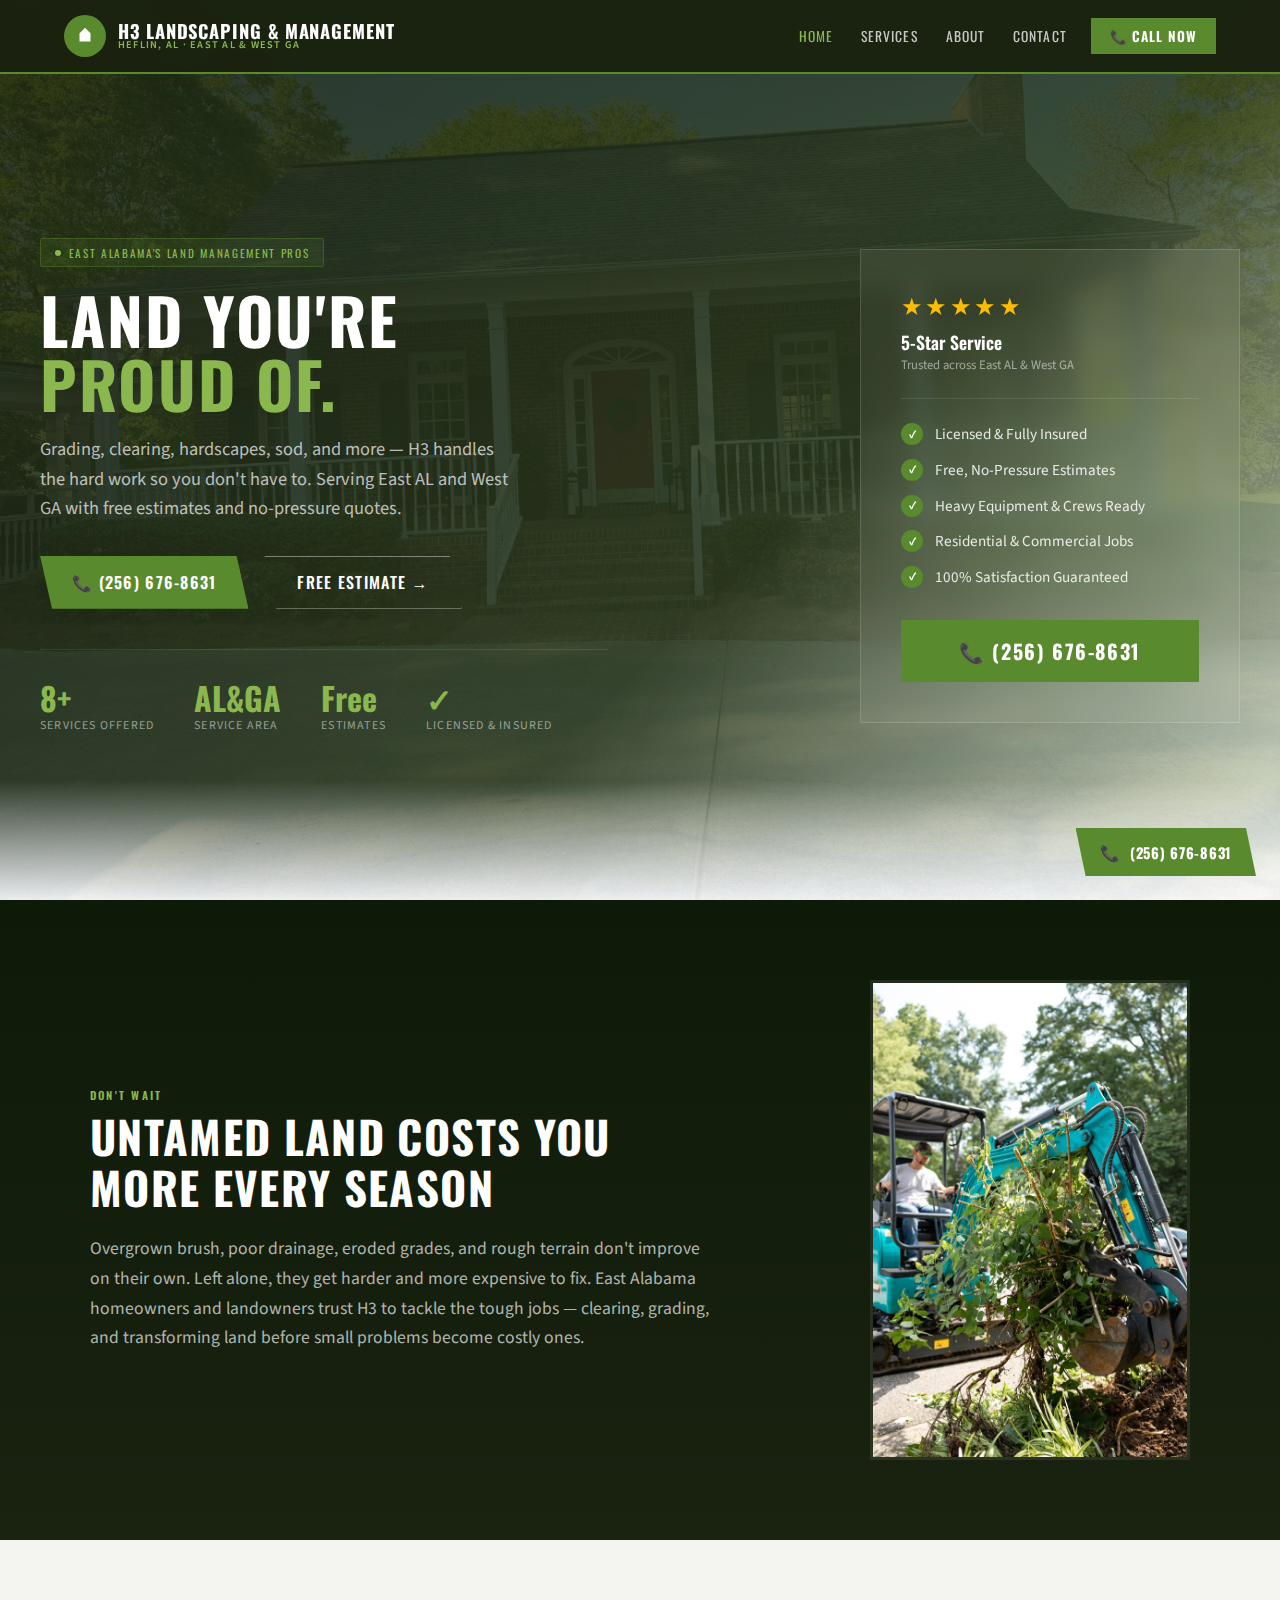
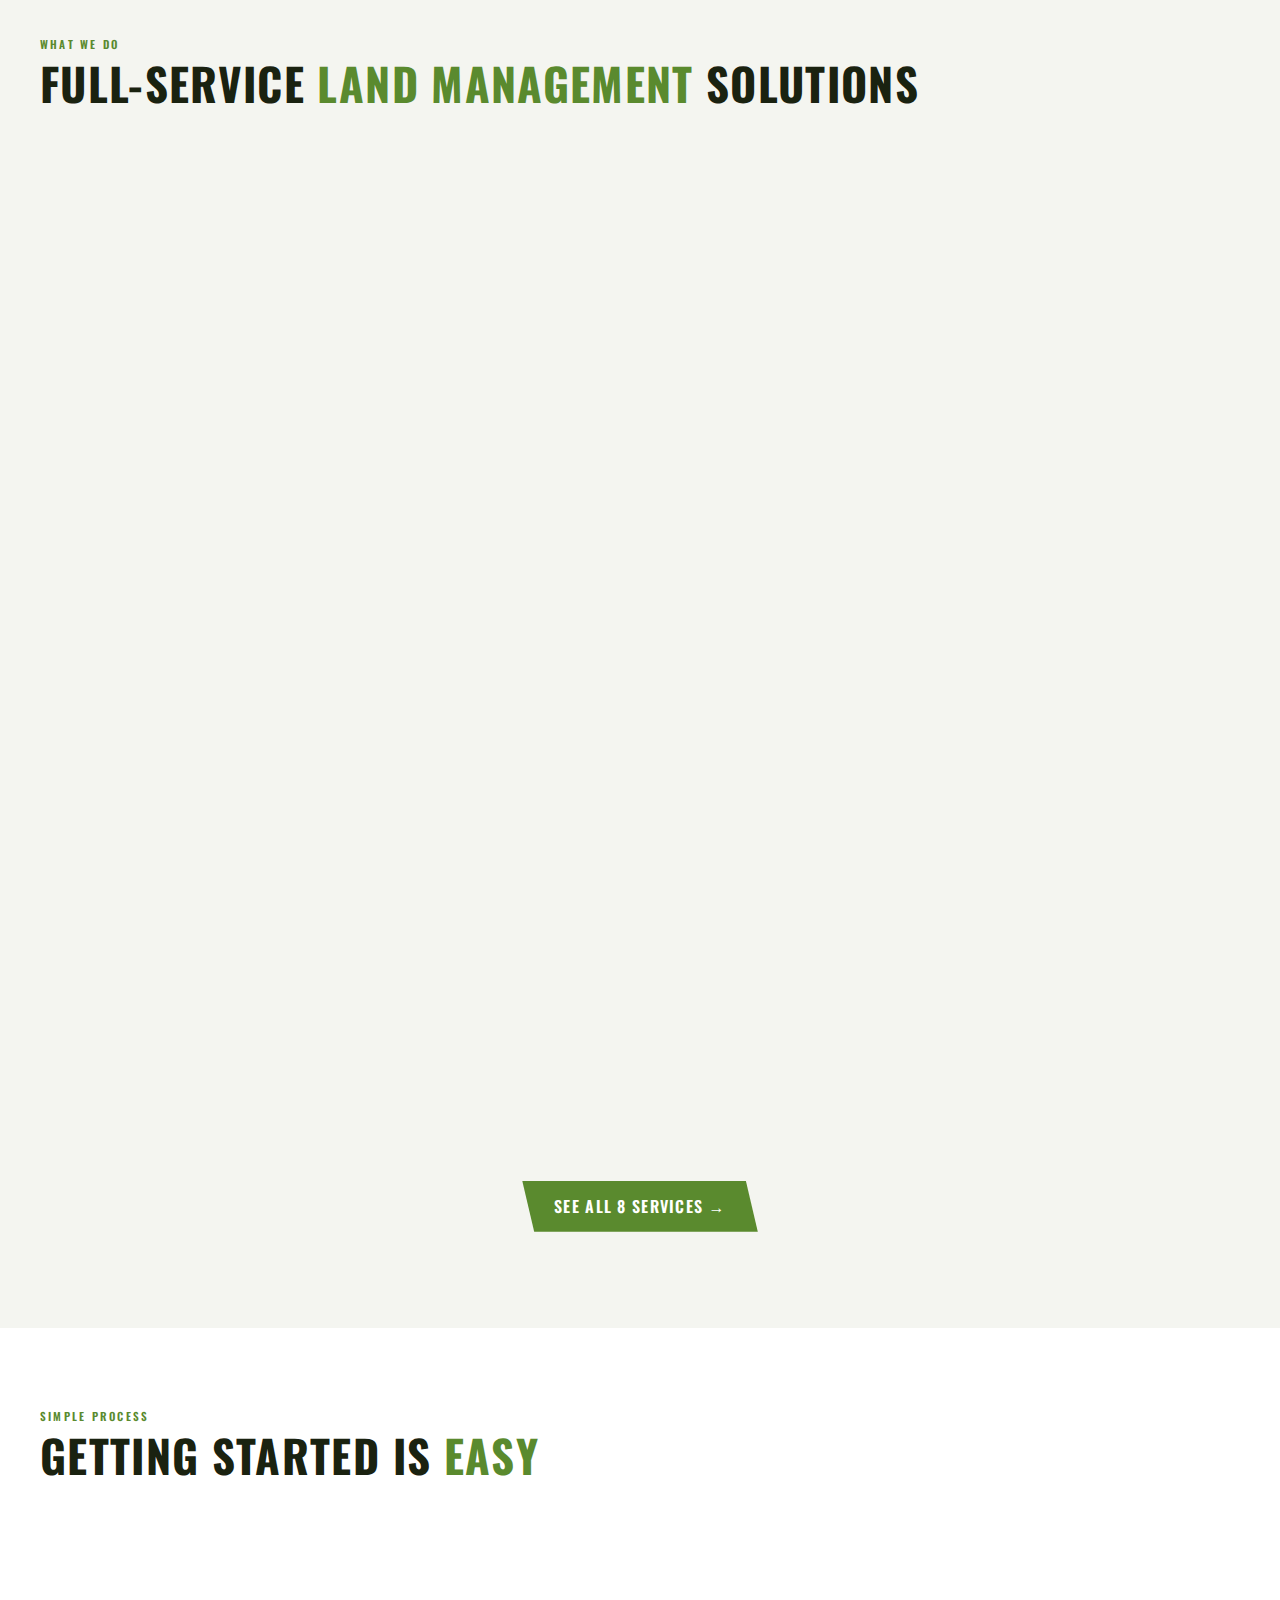
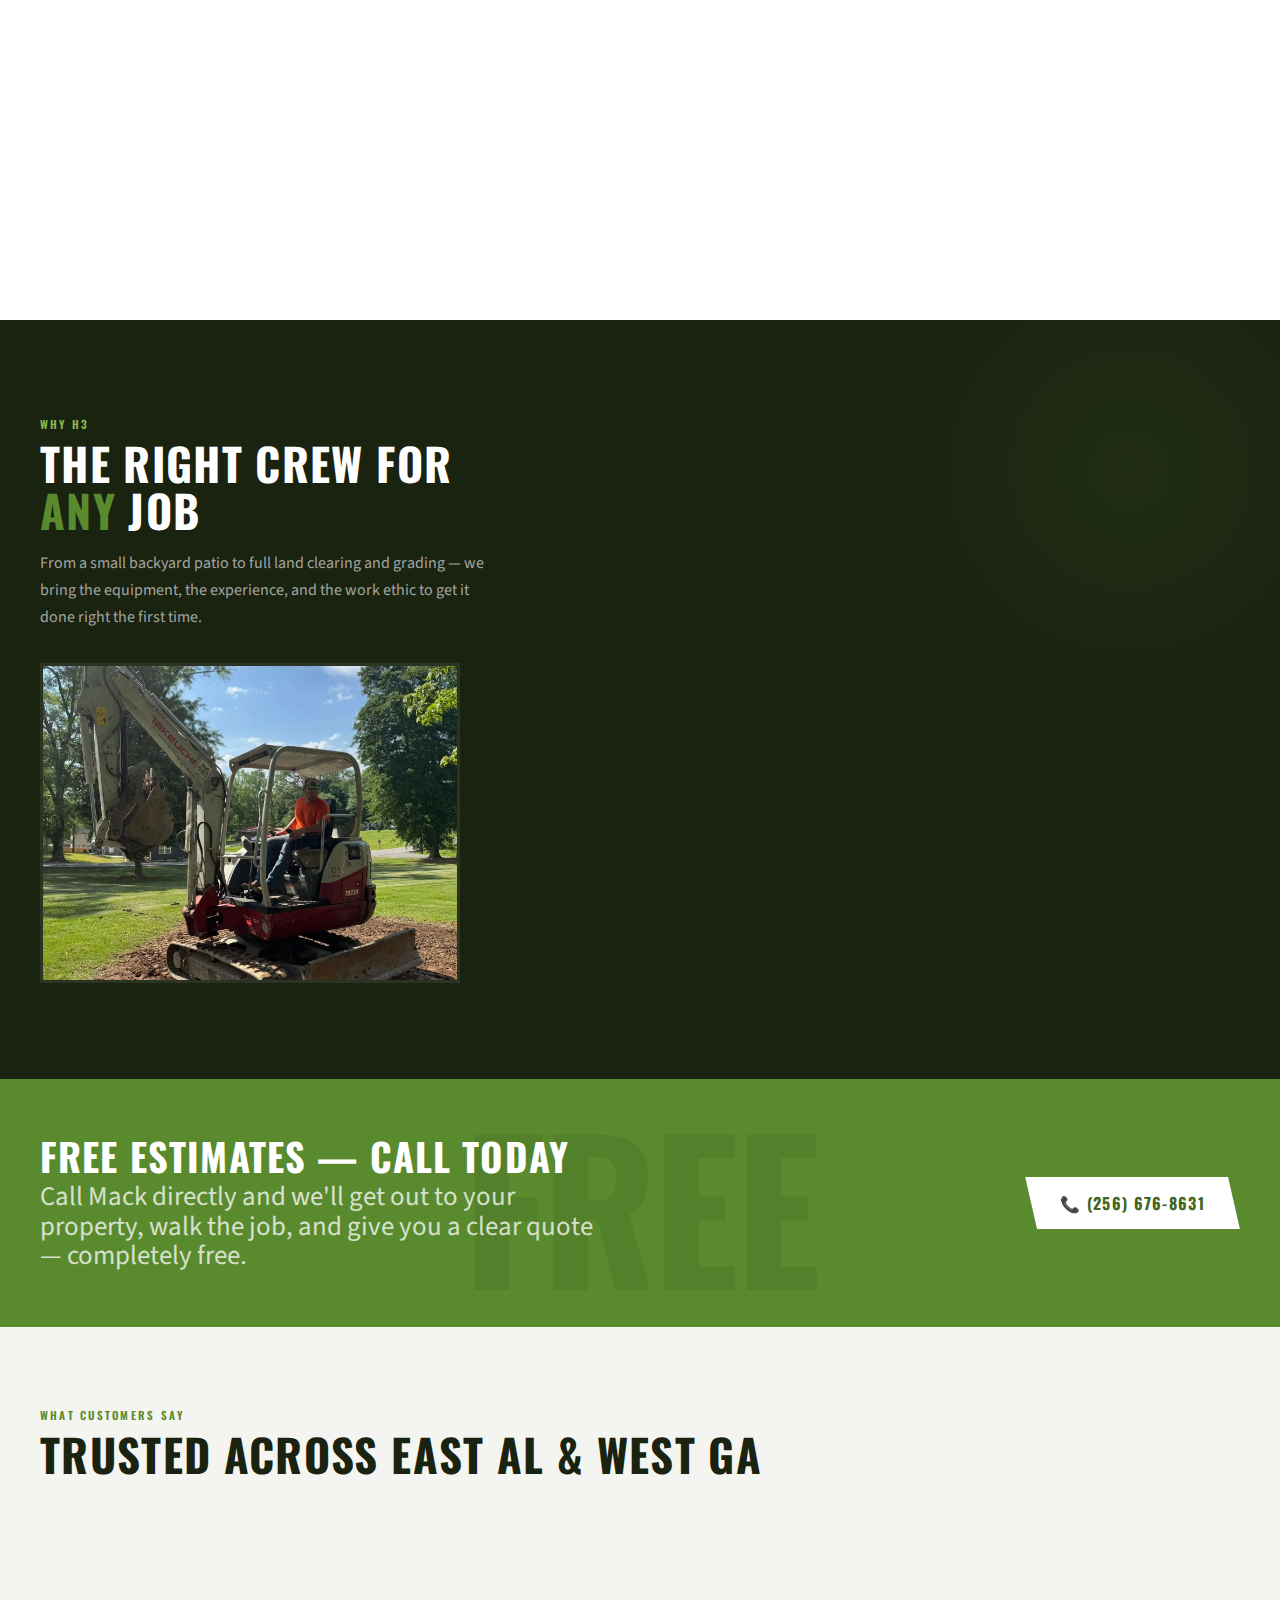
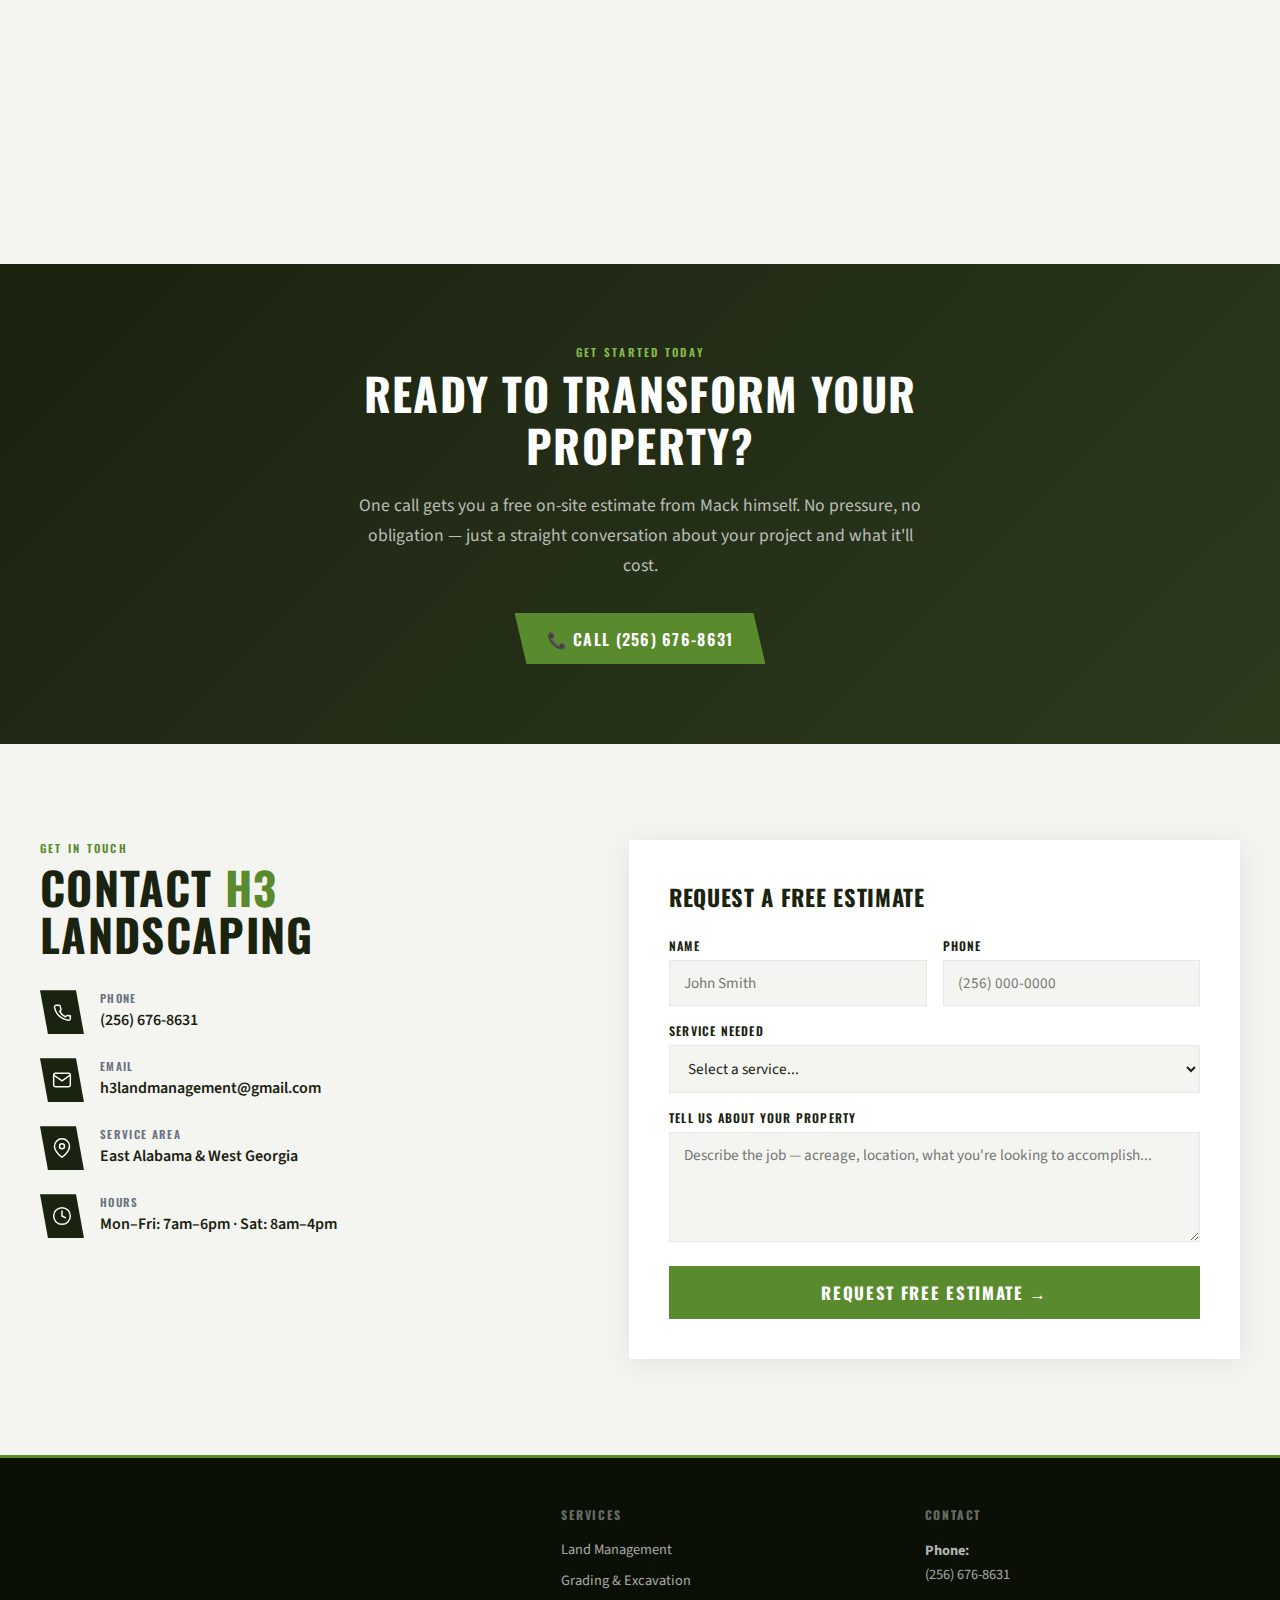
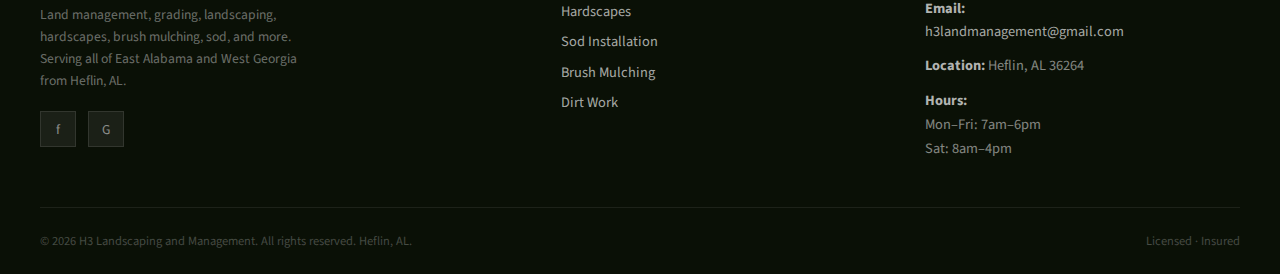
<file: index.html>
<!DOCTYPE html>
<html lang="en">
<head>
  <meta charset="UTF-8">
  <meta name="viewport" content="width=device-width, initial-scale=1.0">
  <title>H3 Landscaping and Management — Heflin, AL | Land Management Pros</title>
  <meta name="description" content="East Alabama's trusted land management company. Grading, landscaping, hardscapes, sod installation, brush mulching, dirt work, and more. Free estimates. Call (256) 676-8631.">
  <link rel="preconnect" href="https://fonts.googleapis.com">
  <link rel="preconnect" href="https://fonts.gstatic.com" crossorigin>
  <link href="https://fonts.googleapis.com/css2?family=Oswald:wght@400;500;600;700&family=Source+Sans+3:wght@400;500;600&display=swap" rel="stylesheet">
  <link rel="stylesheet" href="style.css">
</head>
<body>

<!-- ── HEADER ── -->
<header>
  <div class="header-inner">
    <a href="index.html" class="logo-wrap">
      <div class="logo-icon">
        <svg viewBox="0 0 24 24" xmlns="http://www.w3.org/2000/svg" aria-hidden="true">
          <path d="M3 18h18M6 18V9l6-6 6 6v9M10 18v-5h4v5" stroke="none" fill="white"/>
        </svg>
      </div>
      <div class="logo-text">
        <span class="name">H3 Landscaping &amp; Management</span>
        <span class="tagline">Heflin, AL &middot; East AL &amp; West GA</span>
      </div>
    </a>
    <nav id="main-nav">
      <a href="index.html" class="active">Home</a>
      <a href="services.html">Services</a>
      <a href="about.html">About</a>
      <a href="contact.html">Contact</a>
      <a href="tel:2566768631" class="nav-cta">&#128222; Call Now</a>
    </nav>
    <button class="hamburger" id="hamburger" aria-label="Open menu" aria-expanded="false">
      <span></span><span></span><span></span>
    </button>
  </div>
</header>

<!-- ── HERO ── -->
<section class="hero">
  <img class="hero-bg-img" src="images/hero-landscape.webp" alt="" width="2048" height="1536" loading="eager" aria-hidden="true">
  <div class="hero-inner">
    <div class="hero-content">
      <div class="hero-badge">East Alabama's Land Management Pros</div>
      <h1>Land You're<br><span>Proud Of.</span></h1>
      <p class="hero-sub">Grading, clearing, hardscapes, sod, and more — H3 handles the hard work so you don't have to. Serving East AL and West GA with free estimates and no-pressure quotes.</p>
      <div class="hero-actions">
        <a href="tel:2566768631" class="btn-primary">&#128222; (256) 676-8631</a>
        <a href="contact.html" class="btn-secondary">Free Estimate &rarr;</a>
      </div>
      <div class="hero-stats">
        <div class="stat">
          <div class="num">8+</div>
          <div class="label">Services Offered</div>
        </div>
        <div class="stat">
          <div class="num">AL&amp;GA</div>
          <div class="label">Service Area</div>
        </div>
        <div class="stat">
          <div class="num">Free</div>
          <div class="label">Estimates</div>
        </div>
        <div class="stat">
          <div class="num">&#10003;</div>
          <div class="label">Licensed &amp; Insured</div>
        </div>
      </div>
    </div>
    <div class="hero-card-side">
      <div class="credentials-card">
        <div class="cred-rating">
          <span class="cred-stars">&#9733;&#9733;&#9733;&#9733;&#9733;</span>
          <span class="cred-rating-text">5-Star Service</span>
          <span class="cred-rating-sub">Trusted across East AL &amp; West GA</span>
        </div>
        <div class="cred-divider"></div>
        <ul class="cred-list">
          <li>Licensed &amp; Fully Insured</li>
          <li>Free, No-Pressure Estimates</li>
          <li>Heavy Equipment &amp; Crews Ready</li>
          <li>Residential &amp; Commercial Jobs</li>
          <li>100% Satisfaction Guaranteed</li>
        </ul>
        <a href="tel:2566768631" class="cred-phone">&#128222; (256) 676-8631</a>
      </div>
    </div>
  </div>
</section>

<!-- ── STAKES ── -->
<section class="stakes">
  <div class="stakes-inner">
    <div class="stakes-text">
      <div class="section-label">Don't Wait</div>
      <h2>Untamed Land Costs You More Every Season</h2>
      <p>Overgrown brush, poor drainage, eroded grades, and rough terrain don't improve on their own. Left alone, they get harder and more expensive to fix. East Alabama homeowners and landowners trust H3 to tackle the tough jobs — clearing, grading, and transforming land before small problems become costly ones.</p>
    </div>
    <div class="stakes-image-wrap">
      <img
        src="images/problem-landscape.webp"
        alt="Overgrown land before clearing — East Alabama property"
        width="1366"
        height="2048"
        loading="lazy"
        srcset="images/problem-landscape.webp 1366w"
        sizes="(max-width: 768px) 90vw, 420px"
      >
    </div>
  </div>
</section>

<!-- ── SERVICES PREVIEW ── -->
<section class="services">
  <div class="section-header">
    <div class="section-label">What We Do</div>
    <h2 class="section-title">Full-Service <em>Land Management</em> Solutions</h2>
  </div>
  <div class="services-grid">

    <div class="service-card js-reveal">
      <div class="service-icon">
        <svg viewBox="0 0 24 24"><path d="M2 20h20M4 20V12M8 20V8M12 20V4M16 20V8M20 20V12"/></svg>
      </div>
      <h3>Grading &amp; Excavation</h3>
      <p>Proper grading is the foundation of every good land project. We level, slope, and shape terrain for drainage, building pads, driveways, and more.</p>
      <ul class="service-list">
        <li>Land leveling &amp; grading</li>
        <li>Driveway &amp; pad preparation</li>
        <li>Drainage correction</li>
        <li>Cut &amp; fill excavation</li>
      </ul>
      <a href="services.html" class="card-cta">All services &rarr;</a>
    </div>

    <div class="service-card js-reveal reveal-delay-1">
      <div class="service-icon">
        <svg viewBox="0 0 24 24"><rect x="3" y="14" width="8" height="7" rx="1"/><rect x="13" y="14" width="8" height="7" rx="1"/><rect x="3" y="3" width="18" height="8" rx="1"/></svg>
      </div>
      <h3>Hardscapes</h3>
      <p>Patios, retaining walls, walkways, and concrete work that add value and function to your property. Built to last in East Alabama's climate.</p>
      <ul class="service-list">
        <li>Paver &amp; stone patios</li>
        <li>Retaining walls</li>
        <li>Walkways &amp; steps</li>
        <li>Concrete curbing &amp; edging</li>
      </ul>
      <a href="services.html" class="card-cta">All services &rarr;</a>
    </div>

    <div class="service-card js-reveal reveal-delay-2">
      <div class="service-icon">
        <svg viewBox="0 0 24 24"><path d="M3 9l9-7 9 7v11a2 2 0 01-2 2H5a2 2 0 01-2-2z"/><path d="M9 22V12h6v10"/></svg>
      </div>
      <h3>Sod Installation</h3>
      <p>Nothing transforms a property faster than fresh sod. We prep the soil, grade the surface, and install quality sod matched to Alabama's growing conditions.</p>
      <ul class="service-list">
        <li>Full lawn sod installation</li>
        <li>Soil grading &amp; prep</li>
        <li>Bermuda &amp; Zoysia options</li>
        <li>Spot repair &amp; patching</li>
      </ul>
      <a href="services.html" class="card-cta">All services &rarr;</a>
    </div>

    <div class="service-card js-reveal reveal-delay-3">
      <div class="service-icon">
        <svg viewBox="0 0 24 24"><path d="M12 2v6M12 22v-6M4.93 4.93l4.24 4.24M14.83 14.83l4.24 4.24M2 12h6M22 12h-6M4.93 19.07l4.24-4.24M14.83 9.17l4.24-4.24"/></svg>
      </div>
      <h3>Brush Mulching</h3>
      <p>Clear overgrown land fast without the mess of traditional clearing. Our brush mulching equipment grinds vegetation in place, leaving your land clean and ready.</p>
      <ul class="service-list">
        <li>Overgrown lot clearing</li>
        <li>Fence line &amp; right-of-way clearing</li>
        <li>Understory &amp; brush removal</li>
        <li>No burn, no haul — mulch in place</li>
      </ul>
      <a href="services.html" class="card-cta">All services &rarr;</a>
    </div>

  </div>
  <div class="services-cta">
    <a href="services.html" class="btn-primary">See All 8 Services &rarr;</a>
  </div>
</section>

<!-- ── HOW IT WORKS ── -->
<section class="how-it-works">
  <div class="section-header">
    <div class="section-label">Simple Process</div>
    <h2 class="section-title">Getting Started Is <em>Easy</em></h2>
  </div>
  <div class="steps-grid">
    <div class="step-card js-reveal">
      <div class="step-number">01</div>
      <div class="step-icon">
        <svg viewBox="0 0 24 24"><path d="M22 16.92v3a2 2 0 01-2.18 2 19.79 19.79 0 01-8.63-3.07A19.5 19.5 0 013 6.18 2 2 0 015 4h3a2 2 0 012 1.72c.127.96.361 1.903.7 2.81a2 2 0 01-.45 2.11L9.09 11a16 16 0 006.91 6.91l1.27-1.27a2 2 0 012.11-.45c.907.339 1.85.573 2.81.7A2 2 0 0122 16.92z"/></svg>
      </div>
      <h3>Call for a Free Estimate</h3>
      <p>Tell us about your property and what you need done. We'll get out to your land, assess the job, and give you a clear price — no charge, no obligation.</p>
    </div>
    <div class="step-card js-reveal reveal-delay-1">
      <div class="step-number">02</div>
      <div class="step-icon">
        <svg viewBox="0 0 24 24"><circle cx="12" cy="12" r="10"/><polyline points="12 6 12 12 16 14"/></svg>
      </div>
      <h3>We Schedule &amp; Show Up</h3>
      <p>Once you approve the plan, we get on the schedule and show up on time with the right equipment and crew for the job.</p>
    </div>
    <div class="step-card js-reveal reveal-delay-2">
      <div class="step-number">03</div>
      <div class="step-icon">
        <svg viewBox="0 0 24 24"><polyline points="20 6 9 17 4 12"/></svg>
      </div>
      <h3>Done Right, Guaranteed</h3>
      <p>We don't call a job done until you're satisfied. Every project is backed by our commitment to quality — we stand behind the work.</p>
    </div>
  </div>
</section>

<!-- ── WHY US ── -->
<section class="why-us">
  <div class="why-inner">
    <div class="why-left">
      <div class="section-label">Why H3</div>
      <h2 class="section-title">The Right Crew for <em>Any</em> Job</h2>
      <p>From a small backyard patio to full land clearing and grading — we bring the equipment, the experience, and the work ethic to get it done right the first time.</p>
      <img
        class="why-left-img"
        src="images/whyh3.webp"
        alt="H3 Landscaping crew and equipment on a job site in East Alabama"
        width="1536"
        height="2048"
        loading="lazy"
        srcset="images/whyh3.webp 1536w"
        sizes="(max-width: 900px) 90vw, 420px"
      >
    </div>
    <div class="why-grid">
      <div class="why-item js-reveal">
        <div class="icon">
          <svg viewBox="0 0 24 24"><path d="M12 22s8-4 8-10V5l-8-3-8 3v7c0 6 8 10 8 10z"/></svg>
        </div>
        <h4>Licensed &amp; Insured</h4>
        <p>Every job is covered. You're protected on your property — residential or commercial.</p>
      </div>
      <div class="why-item js-reveal reveal-delay-1">
        <div class="icon">
          <svg viewBox="0 0 24 24"><path d="M14.7 6.3a1 1 0 000 1.4l1.6 1.6a1 1 0 001.4 0l3.77-3.77a6 6 0 01-7.94 7.94l-6.91 6.91a2.12 2.12 0 01-3-3l6.91-6.91a6 6 0 017.94-7.94l-3.76 3.76z"/></svg>
        </div>
        <h4>Right Equipment</h4>
        <p>We own and operate our own equipment for grading, clearing, and heavy land work — no delays waiting on rentals.</p>
      </div>
      <div class="why-item js-reveal reveal-delay-2">
        <div class="icon">
          <svg viewBox="0 0 24 24"><line x1="12" y1="1" x2="12" y2="23"/><path d="M17 5H9.5a3.5 3.5 0 000 7h5a3.5 3.5 0 010 7H6"/></svg>
        </div>
        <h4>Upfront Pricing</h4>
        <p>Free estimates with clear, flat pricing. You know what you'll pay before we ever start a machine.</p>
      </div>
      <div class="why-item js-reveal reveal-delay-3">
        <div class="icon">
          <svg viewBox="0 0 24 24"><polyline points="20 6 9 17 4 12"/></svg>
        </div>
        <h4>Satisfaction Guaranteed</h4>
        <p>We don't leave a job until it meets our standard — and yours. That's the H3 guarantee.</p>
      </div>
    </div>
  </div>
</section>

<!-- ── FREE ESTIMATE CALLOUT ── -->
<section class="emergency-callout">
  <div class="emergency-inner">
    <h2>
      Free Estimates — Call Today
      <span>Call Mack directly and we'll get out to your property, walk the job, and give you a clear quote — completely free.</span>
    </h2>
    <a href="tel:2566768631" class="btn-white">&#128222; (256) 676-8631</a>
  </div>
</section>

<!-- ── REVIEWS ── -->
<section class="reviews">
  <div class="reviews-section-header">
    <div class="section-label">What Customers Say</div>
    <h2 class="section-title">Trusted Across East AL &amp; West GA</h2>
  </div>
  <div class="reviews-grid">

    <div class="review-card js-reveal">
      <div class="review-top">
        <div class="google-badge">
          <svg width="14" height="14" viewBox="0 0 24 24" aria-hidden="true"><path d="M22.56 12.25c0-.78-.07-1.53-.2-2.25H12v4.26h5.92c-.26 1.37-1.04 2.53-2.21 3.31v2.77h3.57c2.08-1.92 3.28-4.74 3.28-8.09z" fill="#4285F4"/><path d="M12 23c2.97 0 5.46-.98 7.28-2.66l-3.57-2.77c-.98.66-2.23 1.06-3.71 1.06-2.86 0-5.29-1.93-6.16-4.53H2.18v2.84C3.99 20.53 7.7 23 12 23z" fill="#34A853"/><path d="M5.84 14.09c-.22-.66-.35-1.36-.35-2.09s.13-1.43.35-2.09V7.07H2.18C1.43 8.55 1 10.22 1 12s.43 3.45 1.18 4.93l3.66-2.84z" fill="#FBBC05"/><path d="M12 5.38c1.62 0 3.06.56 4.21 1.64l3.15-3.15C17.45 2.09 14.97 1 12 1 7.7 1 3.99 3.47 2.18 7.07l3.66 2.84c.87-2.6 3.3-4.53 6.16-4.53z" fill="#EA4335"/></svg>
          Google Review
        </div>
        <div class="review-stars">&#9733;&#9733;&#9733;&#9733;&#9733;</div>
      </div>
      <p class="review-text">"Mack and his crew did an incredible job grading and clearing our back acreage in Heflin. What we thought would take weeks was done in two days. Fair price, no surprises, and they cleaned up everything before they left."</p>
      <p class="reviewer-name">&mdash; James T., Heflin, AL</p>
    </div>

    <div class="review-card js-reveal reveal-delay-1">
      <div class="review-top">
        <div class="google-badge">
          <svg width="14" height="14" viewBox="0 0 24 24" aria-hidden="true"><path d="M22.56 12.25c0-.78-.07-1.53-.2-2.25H12v4.26h5.92c-.26 1.37-1.04 2.53-2.21 3.31v2.77h3.57c2.08-1.92 3.28-4.74 3.28-8.09z" fill="#4285F4"/><path d="M12 23c2.97 0 5.46-.98 7.28-2.66l-3.57-2.77c-.98.66-2.23 1.06-3.71 1.06-2.86 0-5.29-1.93-6.16-4.53H2.18v2.84C3.99 20.53 7.7 23 12 23z" fill="#34A853"/><path d="M5.84 14.09c-.22-.66-.35-1.36-.35-2.09s.13-1.43.35-2.09V7.07H2.18C1.43 8.55 1 10.22 1 12s.43 3.45 1.18 4.93l3.66-2.84z" fill="#FBBC05"/><path d="M12 5.38c1.62 0 3.06.56 4.21 1.64l3.15-3.15C17.45 2.09 14.97 1 12 1 7.7 1 3.99 3.47 2.18 7.07l3.66 2.84c.87-2.6 3.3-4.53 6.16-4.53z" fill="#EA4335"/></svg>
          Google Review
        </div>
        <div class="review-stars">&#9733;&#9733;&#9733;&#9733;&#9733;</div>
      </div>
      <p class="review-text">"H3 installed a beautiful paver patio and retaining wall at our Carrollton property. Mack walked us through every option, the price was exactly right, and the finished product looks amazing. We've already referred them to three neighbors."</p>
      <p class="reviewer-name">&mdash; Lisa R., Carrollton, GA</p>
    </div>

    <div class="review-card js-reveal reveal-delay-2">
      <div class="review-top">
        <div class="google-badge">
          <svg width="14" height="14" viewBox="0 0 24 24" aria-hidden="true"><path d="M22.56 12.25c0-.78-.07-1.53-.2-2.25H12v4.26h5.92c-.26 1.37-1.04 2.53-2.21 3.31v2.77h3.57c2.08-1.92 3.28-4.74 3.28-8.09z" fill="#4285F4"/><path d="M12 23c2.97 0 5.46-.98 7.28-2.66l-3.57-2.77c-.98.66-2.23 1.06-3.71 1.06-2.86 0-5.29-1.93-6.16-4.53H2.18v2.84C3.99 20.53 7.7 23 12 23z" fill="#34A853"/><path d="M5.84 14.09c-.22-.66-.35-1.36-.35-2.09s.13-1.43.35-2.09V7.07H2.18C1.43 8.55 1 10.22 1 12s.43 3.45 1.18 4.93l3.66-2.84z" fill="#FBBC05"/><path d="M12 5.38c1.62 0 3.06.56 4.21 1.64l3.15-3.15C17.45 2.09 14.97 1 12 1 7.7 1 3.99 3.47 2.18 7.07l3.66 2.84c.87-2.6 3.3-4.53 6.16-4.53z" fill="#EA4335"/></svg>
          Google Review
        </div>
        <div class="review-stars">&#9733;&#9733;&#9733;&#9733;&#9733;</div>
      </div>
      <p class="review-text">"Used H3 for brush mulching on a 5-acre overgrown lot in White Plains. The lot was completely transformed in one day. I can't believe the difference. Mack is honest, communicates well, and the price was very fair. Will definitely use again."</p>
      <p class="reviewer-name">&mdash; David K., White Plains, AL</p>
    </div>

  </div>
</section>

<!-- ── CTA ── -->
<section class="success">
  <div class="success-inner">
    <div class="section-label">Get Started Today</div>
    <h2>Ready to Transform Your Property?</h2>
    <p>One call gets you a free on-site estimate from Mack himself. No pressure, no obligation — just a straight conversation about your project and what it'll cost.</p>
    <a href="tel:2566768631" class="btn-primary">&#128222; Call (256) 676-8631</a>
  </div>
</section>

<!-- ── CONTACT FORM ── -->
<section class="contact">
  <div class="contact-inner">
    <div class="contact-info">
      <div class="section-label">Get In Touch</div>
      <h2 class="section-title">Contact <em>H3</em> Landscaping</h2>
      <div class="contact-detail">
        <div class="icon">
          <svg viewBox="0 0 24 24"><path d="M22 16.92v3a2 2 0 01-2.18 2 19.79 19.79 0 01-8.63-3.07A19.5 19.5 0 013 6.18 2 2 0 015 4h3a2 2 0 012 1.72c.127.96.361 1.903.7 2.81a2 2 0 01-.45 2.11L9.09 11a16 16 0 006.91 6.91l1.27-1.27a2 2 0 012.11-.45c.907.339 1.85.573 2.81.7A2 2 0 0122 16.92z"/></svg>
        </div>
        <div class="text">
          <span class="label">Phone</span>
          <a href="tel:2566768631">(256) 676-8631</a>
        </div>
      </div>
      <div class="contact-detail">
        <div class="icon">
          <svg viewBox="0 0 24 24"><path d="M4 4h16c1.1 0 2 .9 2 2v12c0 1.1-.9 2-2 2H4c-1.1 0-2-.9-2-2V6c0-1.1.9-2 2-2z"/><polyline points="22,6 12,13 2,6"/></svg>
        </div>
        <div class="text">
          <span class="label">Email</span>
          <a href="mailto:h3landmanagement@gmail.com">h3landmanagement@gmail.com</a>
        </div>
      </div>
      <div class="contact-detail">
        <div class="icon">
          <svg viewBox="0 0 24 24"><path d="M21 10c0 7-9 13-9 13s-9-6-9-13a9 9 0 0118 0z"/><circle cx="12" cy="10" r="3"/></svg>
        </div>
        <div class="text">
          <span class="label">Service Area</span>
          <span>East Alabama &amp; West Georgia</span>
        </div>
      </div>
      <div class="contact-detail">
        <div class="icon">
          <svg viewBox="0 0 24 24"><circle cx="12" cy="12" r="10"/><polyline points="12 6 12 12 16 14"/></svg>
        </div>
        <div class="text">
          <span class="label">Hours</span>
          <span>Mon&ndash;Fri: 7am&ndash;6pm &middot; Sat: 8am&ndash;4pm</span>
        </div>
      </div>
    </div>
    <div class="contact-form">
      <h3>Request a Free Estimate</h3>
      <form>
        <div class="form-row">
          <div class="form-group">
            <label for="name">Name</label>
            <input type="text" id="name" name="name" placeholder="John Smith" required>
          </div>
          <div class="form-group">
            <label for="phone">Phone</label>
            <input type="tel" id="phone" name="phone" placeholder="(256) 000-0000" required>
          </div>
        </div>
        <div class="form-group">
          <label for="service">Service Needed</label>
          <select id="service" name="service">
            <option value="">Select a service...</option>
            <option>Land Management</option>
            <option>Grading &amp; Excavation</option>
            <option>Landscaping &amp; Design</option>
            <option>Hardscapes (Patios, Walls, Walkways)</option>
            <option>Land Clearing &amp; Removal</option>
            <option>Sod Installation</option>
            <option>Dirt Work &amp; Utilities</option>
            <option>Brush Mulching</option>
            <option>Other / Not Sure</option>
          </select>
        </div>
        <div class="form-group">
          <label for="message">Tell Us About Your Property</label>
          <textarea id="message" name="message" placeholder="Describe the job — acreage, location, what you're looking to accomplish..."></textarea>
        </div>
        <button type="submit" class="form-submit">Request Free Estimate &rarr;</button>
      </form>
    </div>
  </div>
</section>

<!-- ── FOOTER ── -->
<footer>
  <div class="footer-inner">
    <div class="footer-top">
      <div class="footer-brand">
        <a href="index.html" class="footer-logo">
          <img src="images/h3logohires.webp" alt="H3 Landscaping and Management" width="3200" height="1312" loading="lazy">
        </a>
        <p>Land management, grading, landscaping, hardscapes, brush mulching, sod, and more. Serving all of East Alabama and West Georgia from Heflin, AL.</p>
        <div class="social-links">
          <a href="#" aria-label="Facebook">f</a>
          <a href="#" aria-label="Google">G</a>
        </div>
      </div>
      <div class="footer-col">
        <h4>Services</h4>
        <a href="services.html">Land Management</a>
        <a href="services.html">Grading &amp; Excavation</a>
        <a href="services.html">Hardscapes</a>
        <a href="services.html">Sod Installation</a>
        <a href="services.html">Brush Mulching</a>
        <a href="services.html">Dirt Work</a>
      </div>
      <div class="footer-col">
        <h4>Contact</h4>
        <p><strong>Phone:</strong> <a href="tel:2566768631">(256) 676-8631</a></p>
        <p><strong>Email:</strong> <a href="mailto:h3landmanagement@gmail.com">h3landmanagement<wbr>@gmail.com</a></p>
        <p><strong>Location:</strong> Heflin, AL 36264</p>
        <p style="margin-top:0.75rem"><strong>Hours:</strong><br>Mon&ndash;Fri: 7am&ndash;6pm<br>Sat: 8am&ndash;4pm</p>
      </div>
    </div>
    <div class="footer-bottom">
      <span>&copy; 2026 H3 Landscaping and Management. All rights reserved. Heflin, AL.</span>
      <span>Licensed &middot; Insured</span>
    </div>
  </div>
</footer>

<a href="tel:2566768631" class="sticky-call" aria-label="Call H3 Landscaping and Management">
  <span class="phone-icon">&#128222;</span>
  (256) 676-8631
</a>

<script>
  const hamburger = document.getElementById('hamburger');
  const nav = document.getElementById('main-nav');
  hamburger.addEventListener('click', function() {
    nav.classList.toggle('open');
    hamburger.setAttribute('aria-expanded', nav.classList.contains('open'));
  });

  const reveals = document.querySelectorAll('.js-reveal');
  if (reveals.length && 'IntersectionObserver' in window) {
    const observer = new IntersectionObserver(function(entries) {
      entries.forEach(function(entry) {
        if (entry.isIntersecting) {
          entry.target.classList.add('visible');
          observer.unobserve(entry.target);
        }
      });
    }, { threshold: 0.1 });
    reveals.forEach(function(el) { observer.observe(el); });
  } else {
    reveals.forEach(function(el) { el.classList.add('visible'); });
  }
</script>
</body>
</html>
</file>
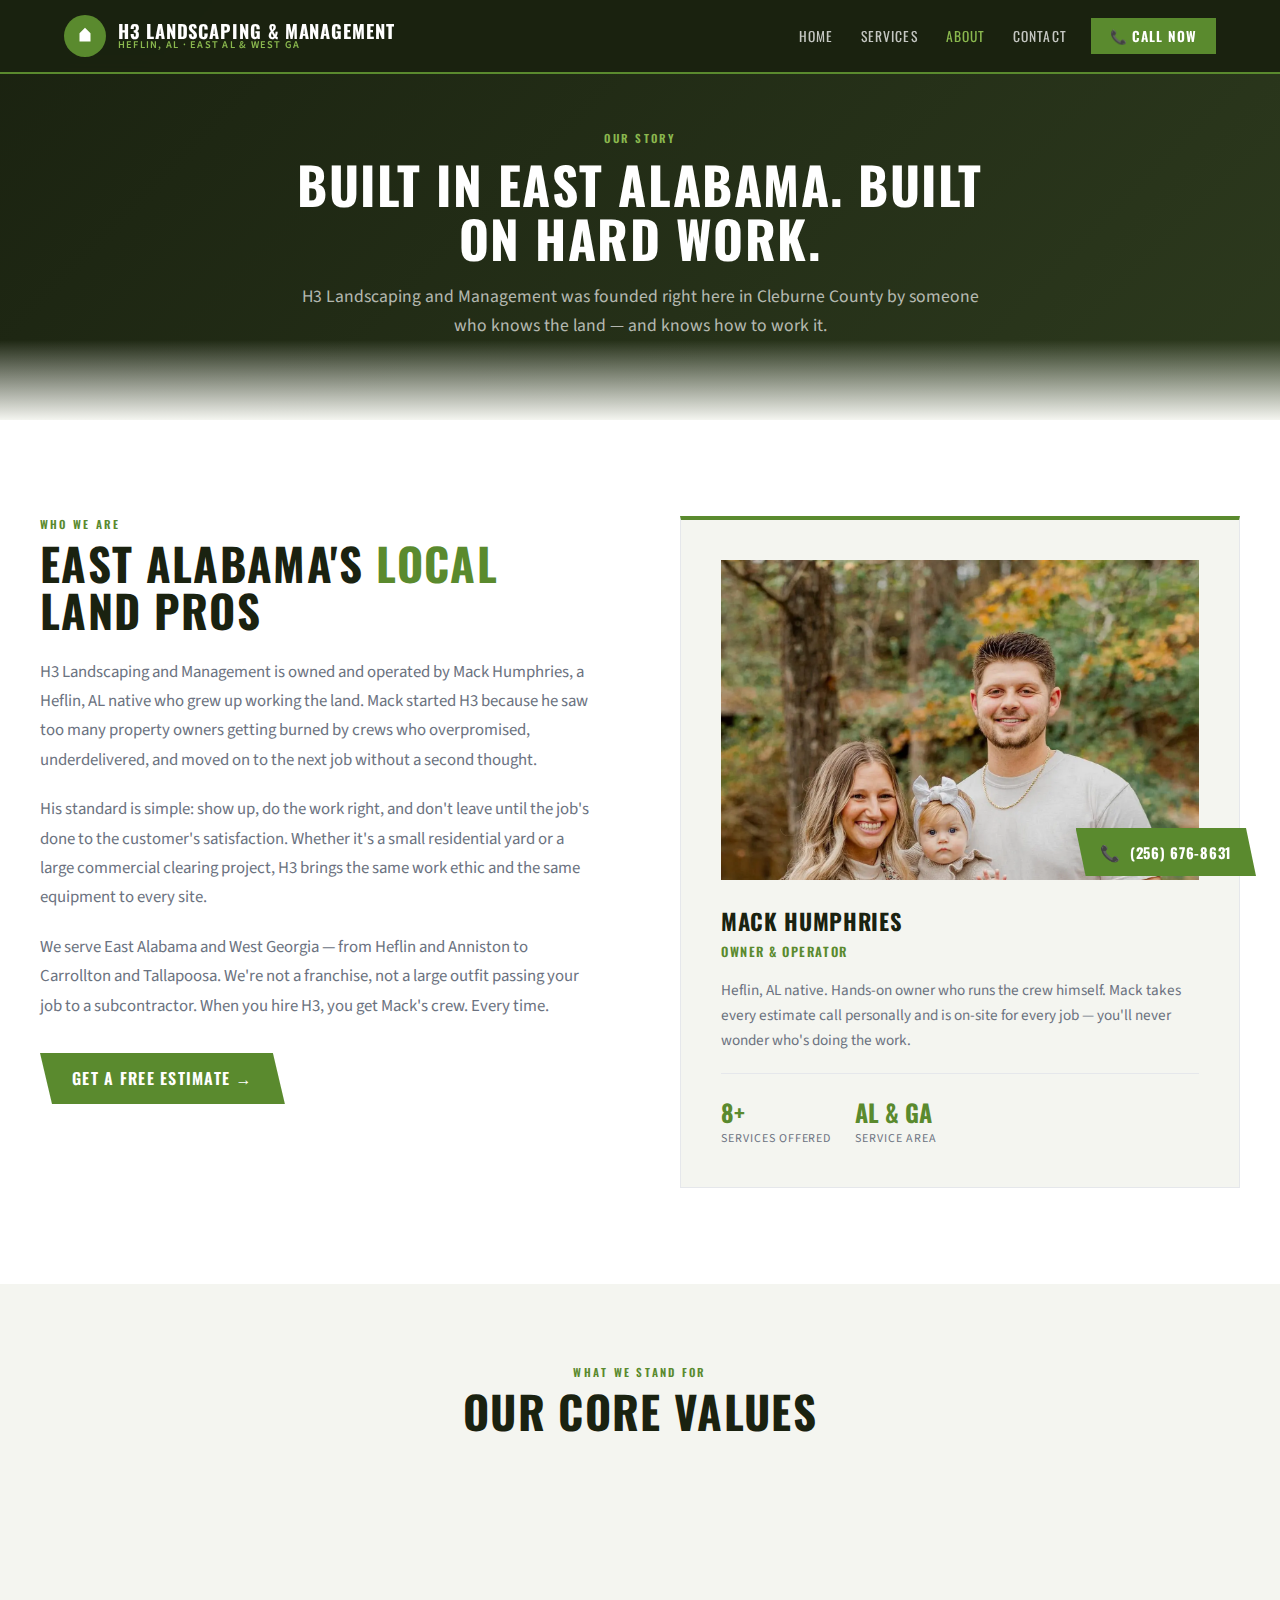
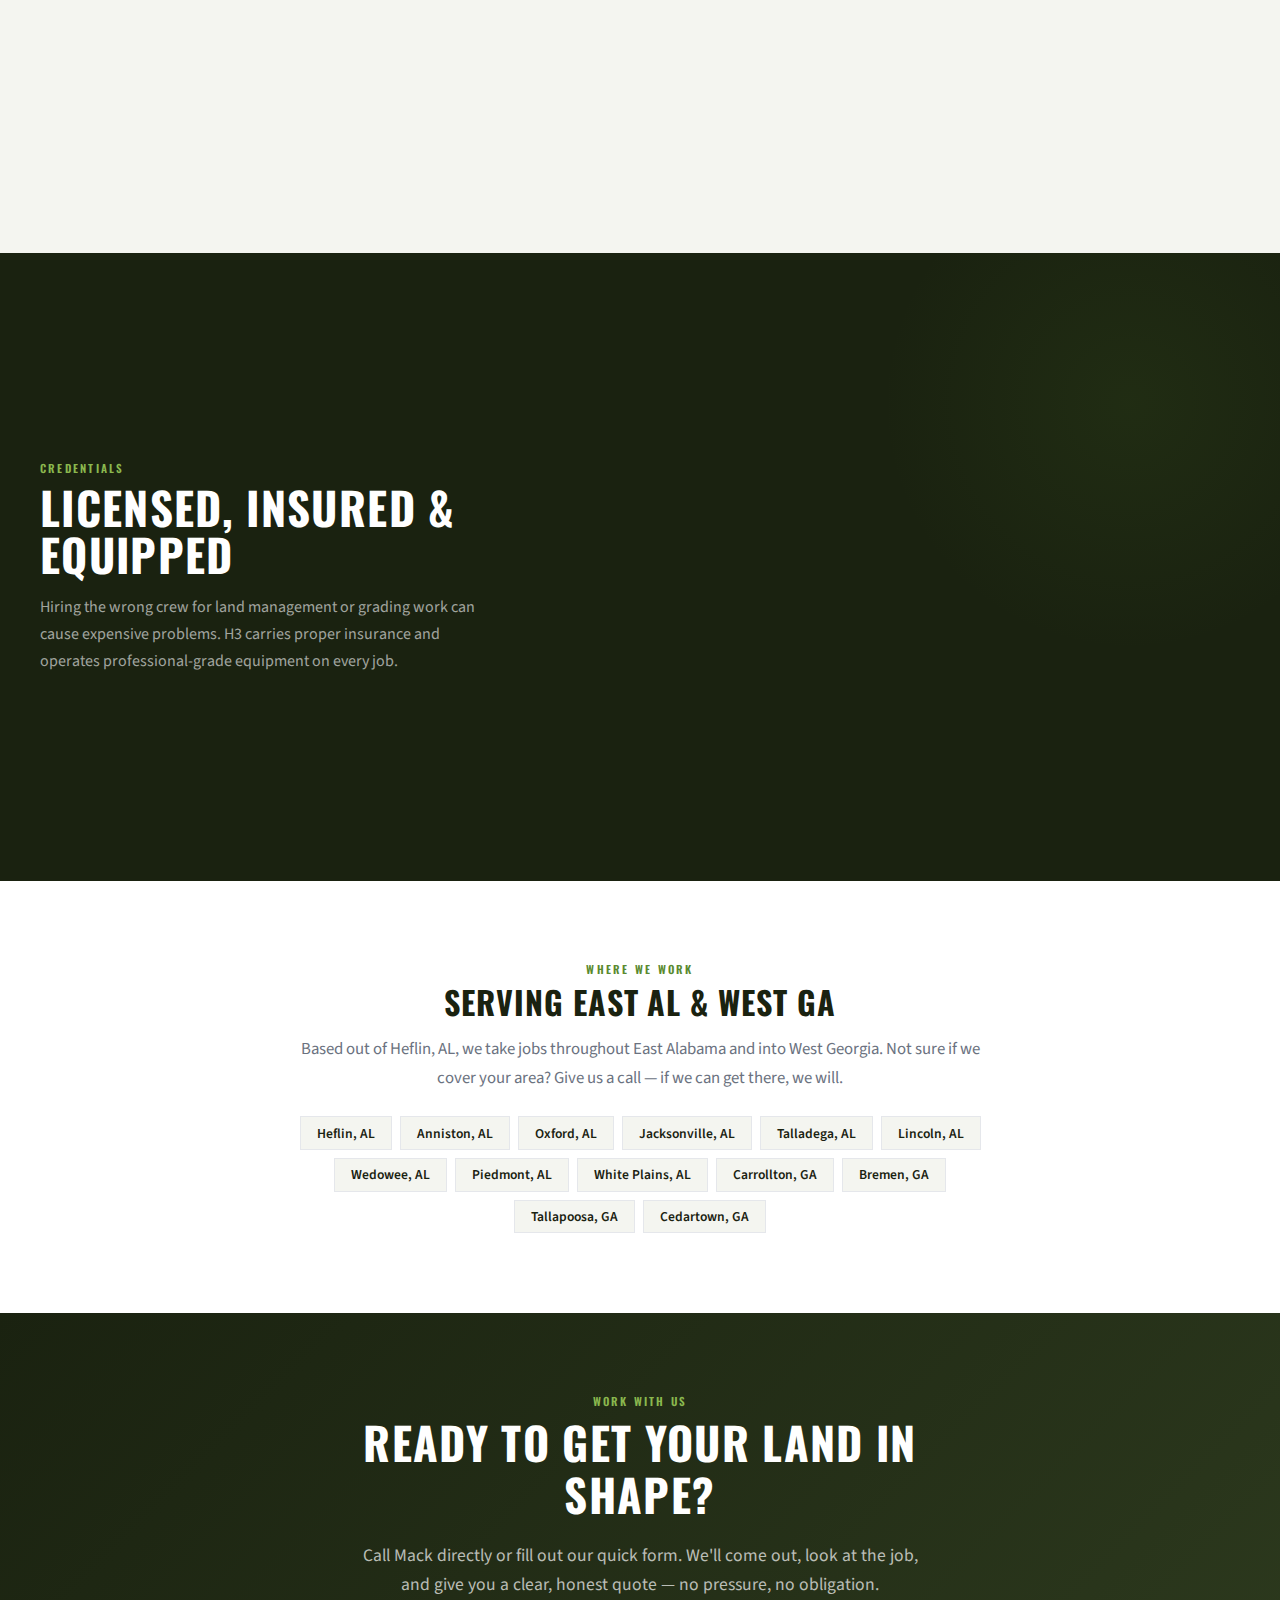
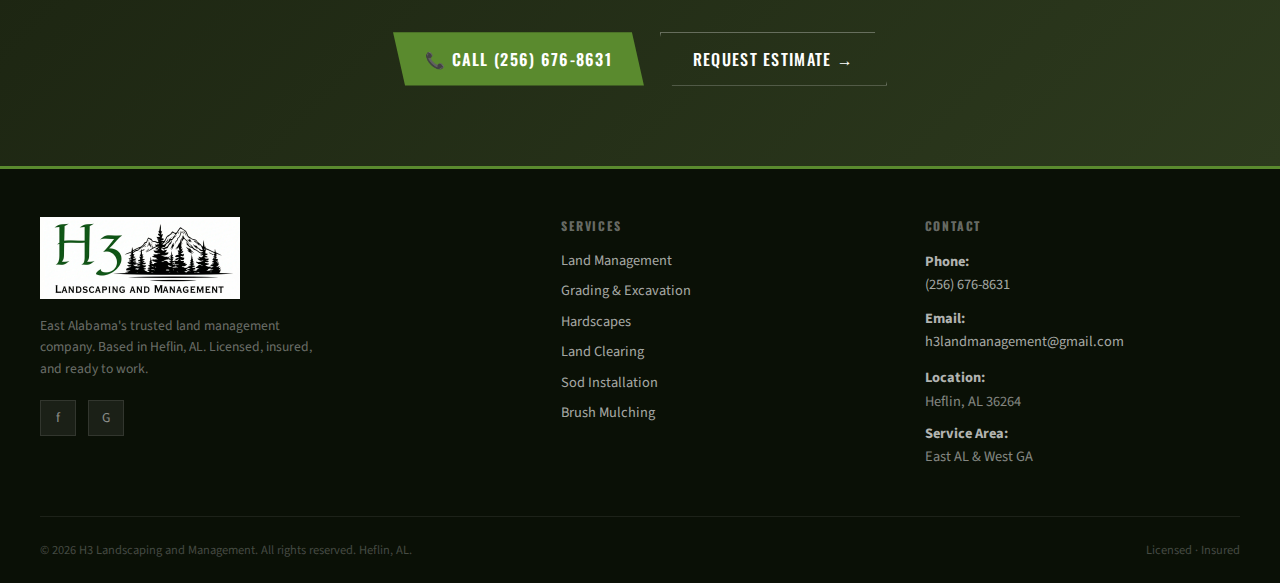
<file: about.html>
<!DOCTYPE html>
<html lang="en">
<head>
  <meta charset="UTF-8">
  <meta name="viewport" content="width=device-width, initial-scale=1.0">
  <title>About Us — H3 Landscaping and Management | Heflin, AL</title>
  <meta name="description" content="Meet Mack Humphries, owner of H3 Landscaping and Management. Based in Heflin, AL, serving East Alabama and West Georgia with reliable land management, grading, and more.">
  <link rel="preconnect" href="https://fonts.googleapis.com">
  <link rel="preconnect" href="https://fonts.gstatic.com" crossorigin>
  <link href="https://fonts.googleapis.com/css2?family=Oswald:wght@400;500;600;700&family=Source+Sans+3:wght@400;500;600&display=swap" rel="stylesheet">
  <link rel="stylesheet" href="style.css">
</head>
<body>

<!-- ── HEADER ── -->
<header>
  <div class="header-inner">
    <a href="index.html" class="logo-wrap">
      <div class="logo-icon">
        <svg viewBox="0 0 24 24" xmlns="http://www.w3.org/2000/svg" aria-hidden="true">
          <path d="M3 18h18M6 18V9l6-6 6 6v9M10 18v-5h4v5" stroke="none" fill="white"/>
        </svg>
      </div>
      <div class="logo-text">
        <span class="name">H3 Landscaping &amp; Management</span>
        <span class="tagline">Heflin, AL &middot; East AL &amp; West GA</span>
      </div>
    </a>
    <nav id="main-nav">
      <a href="index.html">Home</a>
      <a href="services.html">Services</a>
      <a href="about.html" class="active">About</a>
      <a href="contact.html">Contact</a>
      <a href="tel:2566768631" class="nav-cta">&#128222; Call Now</a>
    </nav>
    <button class="hamburger" id="hamburger" aria-label="Open menu" aria-expanded="false">
      <span></span><span></span><span></span>
    </button>
  </div>
</header>

<!-- ── PAGE HERO ── -->
<section class="page-hero">
  <div class="page-hero-inner">
    <div class="section-label">Our Story</div>
    <h1>Built in East Alabama. Built on Hard Work.</h1>
    <p>H3 Landscaping and Management was founded right here in Cleburne County by someone who knows the land — and knows how to work it.</p>
  </div>
</section>

<!-- ── ABOUT STORY ── -->
<section class="about-story">
  <div class="about-inner">
    <div class="about-text">
      <div class="section-label">Who We Are</div>
      <h2 class="section-title">East Alabama's <em>Local</em> Land Pros</h2>
      <p>H3 Landscaping and Management is owned and operated by Mack Humphries, a Heflin, AL native who grew up working the land. Mack started H3 because he saw too many property owners getting burned by crews who overpromised, underdelivered, and moved on to the next job without a second thought.</p>
      <p>His standard is simple: show up, do the work right, and don't leave until the job's done to the customer's satisfaction. Whether it's a small residential yard or a large commercial clearing project, H3 brings the same work ethic and the same equipment to every site.</p>
      <p>We serve East Alabama and West Georgia — from Heflin and Anniston to Carrollton and Tallapoosa. We're not a franchise, not a large outfit passing your job to a subcontractor. When you hire H3, you get Mack's crew. Every time.</p>
      <div style="margin-top: 2rem;">
        <a href="contact.html" class="btn-primary">Get a Free Estimate &rarr;</a>
      </div>
    </div>
    <div>
      <div class="owner-card">
        <img
          class="owner-photo"
          src="images/mack-humphries-landscape.webp"
          alt="Mack Humphries, owner of H3 Landscaping and Management"
          width="1366"
          height="2048"
          loading="lazy"
          srcset="images/mack-humphries-landscape.webp 1366w"
          sizes="(max-width: 768px) 90vw, 480px"
        >
        <h3>Mack Humphries</h3>
        <p class="owner-title">Owner &amp; Operator</p>
        <p>Heflin, AL native. Hands-on owner who runs the crew himself. Mack takes every estimate call personally and is on-site for every job — you'll never wonder who's doing the work.</p>
        <div style="margin-top: 1.25rem; padding-top: 1.25rem; border-top: 1px solid var(--gray-light);">
          <div style="display: flex; gap: 1.5rem;">
            <div>
              <div style="font-family: 'Oswald', sans-serif; font-size: 1.5rem; font-weight: 700; color: var(--blue);">8+</div>
              <div style="font-size: 0.75rem; color: var(--gray); text-transform: uppercase; letter-spacing: 0.08em;">Services Offered</div>
            </div>
            <div>
              <div style="font-family: 'Oswald', sans-serif; font-size: 1.5rem; font-weight: 700; color: var(--blue);">AL &amp; GA</div>
              <div style="font-size: 0.75rem; color: var(--gray); text-transform: uppercase; letter-spacing: 0.08em;">Service Area</div>
            </div>
          </div>
        </div>
      </div>
    </div>
  </div>
</section>

<!-- ── VALUES ── -->
<section class="values-section">
  <div class="section-header" style="text-align: center;">
    <div class="section-label">What We Stand For</div>
    <h2 class="section-title">Our Core Values</h2>
  </div>
  <div class="values-grid">

    <div class="value-card js-reveal">
      <div class="value-icon">
        <svg viewBox="0 0 24 24"><path d="M12 22s8-4 8-10V5l-8-3-8 3v7c0 6 8 10 8 10z"/></svg>
      </div>
      <h3>Reliability</h3>
      <p>We show up when we say we will. We finish what we start. In land management, being dependable isn't optional — it's everything.</p>
    </div>

    <div class="value-card js-reveal reveal-delay-1">
      <div class="value-icon">
        <svg viewBox="0 0 24 24"><polyline points="20 6 9 17 4 12"/></svg>
      </div>
      <h3>Quality Work</h3>
      <p>We use the right equipment for each job and take the time to do it correctly. Fast and sloppy doesn't serve anyone. We'd rather get it right once.</p>
    </div>

    <div class="value-card js-reveal reveal-delay-2">
      <div class="value-icon">
        <svg viewBox="0 0 24 24"><circle cx="12" cy="12" r="10"/><polyline points="12 6 12 12 16 14"/></svg>
      </div>
      <h3>Straight Talk</h3>
      <p>We tell you what the job actually involves and what it will actually cost. No lowball estimates followed by change orders. No work done without your approval.</p>
    </div>

    <div class="value-card js-reveal reveal-delay-3">
      <div class="value-icon">
        <svg viewBox="0 0 24 24"><line x1="12" y1="1" x2="12" y2="23"/><path d="M17 5H9.5a3.5 3.5 0 000 7h5a3.5 3.5 0 010 7H6"/></svg>
      </div>
      <h3>Fair Pricing</h3>
      <p>Free estimates and honest quotes based on the real scope of work. We price to earn your long-term business — not to squeeze every dollar out of one job.</p>
    </div>

  </div>
</section>

<!-- ── WHY US ── -->
<section class="why-us">
  <div class="why-inner">
    <div class="why-left">
      <div class="section-label">Credentials</div>
      <h2 class="section-title">Licensed, Insured &amp; Equipped</h2>
      <p>Hiring the wrong crew for land management or grading work can cause expensive problems. H3 carries proper insurance and operates professional-grade equipment on every job.</p>
    </div>
    <div class="why-grid">
      <div class="why-item js-reveal">
        <div class="icon">
          <svg viewBox="0 0 24 24"><path d="M12 22s8-4 8-10V5l-8-3-8 3v7c0 6 8 10 8 10z"/></svg>
        </div>
        <h4>Licensed &amp; Insured</h4>
        <p>H3 Landscaping and Management is fully licensed and insured. Your property is protected on every job we touch.</p>
      </div>
      <div class="why-item js-reveal reveal-delay-1">
        <div class="icon">
          <svg viewBox="0 0 24 24"><rect x="2" y="7" width="20" height="14" rx="2"/><path d="M16 7V5a2 2 0 00-2-2h-4a2 2 0 00-2 2v2"/></svg>
        </div>
        <h4>Heavy Equipment Ready</h4>
        <p>We own and operate our equipment — excavators, graders, mulchers, and more. No waiting on rentals, no subcontracted operators.</p>
      </div>
      <div class="why-item js-reveal reveal-delay-2">
        <div class="icon">
          <svg viewBox="0 0 24 24"><path d="M22 11.08V12a10 10 0 11-5.93-9.14"/><polyline points="22 4 12 14.01 9 11.01"/></svg>
        </div>
        <h4>Owner On Every Job</h4>
        <p>Mack runs the crew himself. When you hire H3, you get the owner on-site — not a foreman or a subcontractor you've never met.</p>
      </div>
      <div class="why-item js-reveal reveal-delay-3">
        <div class="icon">
          <svg viewBox="0 0 24 24"><path d="M17 21v-2a4 4 0 00-4-4H5a4 4 0 00-4 4v2"/><circle cx="9" cy="7" r="4"/><path d="M23 21v-2a4 4 0 00-3-3.87"/><path d="M16 3.13a4 4 0 010 7.75"/></svg>
        </div>
        <h4>Local &amp; Community-Rooted</h4>
        <p>We live and work in Cleburne County. Our reputation in this community matters — every job is a job we stand behind with our name.</p>
      </div>
    </div>
  </div>
</section>

<!-- ── SERVICE AREA ── -->
<section class="service-area-section">
  <div class="service-area-inner">
    <div class="section-label">Where We Work</div>
    <h2 class="section-title" style="font-size: 2rem; margin-bottom: 1rem;">Serving East AL &amp; West GA</h2>
    <p>Based out of Heflin, AL, we take jobs throughout East Alabama and into West Georgia. Not sure if we cover your area? Give us a call — if we can get there, we will.</p>
    <div class="area-tags">
      <span class="area-tag">Heflin, AL</span>
      <span class="area-tag">Anniston, AL</span>
      <span class="area-tag">Oxford, AL</span>
      <span class="area-tag">Jacksonville, AL</span>
      <span class="area-tag">Talladega, AL</span>
      <span class="area-tag">Lincoln, AL</span>
      <span class="area-tag">Wedowee, AL</span>
      <span class="area-tag">Piedmont, AL</span>
      <span class="area-tag">White Plains, AL</span>
      <span class="area-tag">Carrollton, GA</span>
      <span class="area-tag">Bremen, GA</span>
      <span class="area-tag">Tallapoosa, GA</span>
      <span class="area-tag">Cedartown, GA</span>
    </div>
  </div>
</section>

<!-- ── CTA ── -->
<section class="success">
  <div class="success-inner">
    <div class="section-label">Work With Us</div>
    <h2>Ready to Get Your Land in Shape?</h2>
    <p>Call Mack directly or fill out our quick form. We'll come out, look at the job, and give you a clear, honest quote — no pressure, no obligation.</p>
    <div style="display: flex; gap: 1rem; justify-content: center; flex-wrap: wrap;">
      <a href="tel:2566768631" class="btn-primary">&#128222; Call (256) 676-8631</a>
      <a href="contact.html" class="btn-secondary">Request Estimate &rarr;</a>
    </div>
  </div>
</section>

<!-- ── FOOTER ── -->
<footer>
  <div class="footer-inner">
    <div class="footer-top">
      <div class="footer-brand">
        <a href="index.html" class="footer-logo">
          <img src="images/h3logohires.webp" alt="H3 Landscaping and Management" width="3200" height="1312" loading="lazy">
        </a>
        <p>East Alabama's trusted land management company. Based in Heflin, AL. Licensed, insured, and ready to work.</p>
        <div class="social-links">
          <a href="#" aria-label="Facebook">f</a>
          <a href="#" aria-label="Google">G</a>
        </div>
      </div>
      <div class="footer-col">
        <h4>Services</h4>
        <a href="services.html">Land Management</a>
        <a href="services.html">Grading &amp; Excavation</a>
        <a href="services.html">Hardscapes</a>
        <a href="services.html">Land Clearing</a>
        <a href="services.html">Sod Installation</a>
        <a href="services.html">Brush Mulching</a>
      </div>
      <div class="footer-col">
        <h4>Contact</h4>
        <p><strong>Phone:</strong> <a href="tel:2566768631">(256) 676-8631</a></p>
        <p><strong>Email:</strong> <a href="mailto:h3landmanagement@gmail.com">h3landmanagement<wbr>@gmail.com</a></p>
        <p style="margin-top:0.75rem"><strong>Location:</strong><br>Heflin, AL 36264</p>
        <p style="margin-top:0.5rem"><strong>Service Area:</strong><br>East AL &amp; West GA</p>
      </div>
    </div>
    <div class="footer-bottom">
      <span>&copy; 2026 H3 Landscaping and Management. All rights reserved. Heflin, AL.</span>
      <span>Licensed &middot; Insured</span>
    </div>
  </div>
</footer>

<a href="tel:2566768631" class="sticky-call" aria-label="Call H3 Landscaping and Management">
  <span class="phone-icon">&#128222;</span>
  (256) 676-8631
</a>

<script>
  const hamburger = document.getElementById('hamburger');
  const nav = document.getElementById('main-nav');
  hamburger.addEventListener('click', function() {
    nav.classList.toggle('open');
    hamburger.setAttribute('aria-expanded', nav.classList.contains('open'));
  });

  const reveals = document.querySelectorAll('.js-reveal');
  if (reveals.length && 'IntersectionObserver' in window) {
    const observer = new IntersectionObserver(function(entries) {
      entries.forEach(function(entry) {
        if (entry.isIntersecting) {
          entry.target.classList.add('visible');
          observer.unobserve(entry.target);
        }
      });
    }, { threshold: 0.1 });
    reveals.forEach(function(el) { observer.observe(el); });
  } else {
    reveals.forEach(function(el) { el.classList.add('visible'); });
  }
</script>
</body>
</html>
</file>
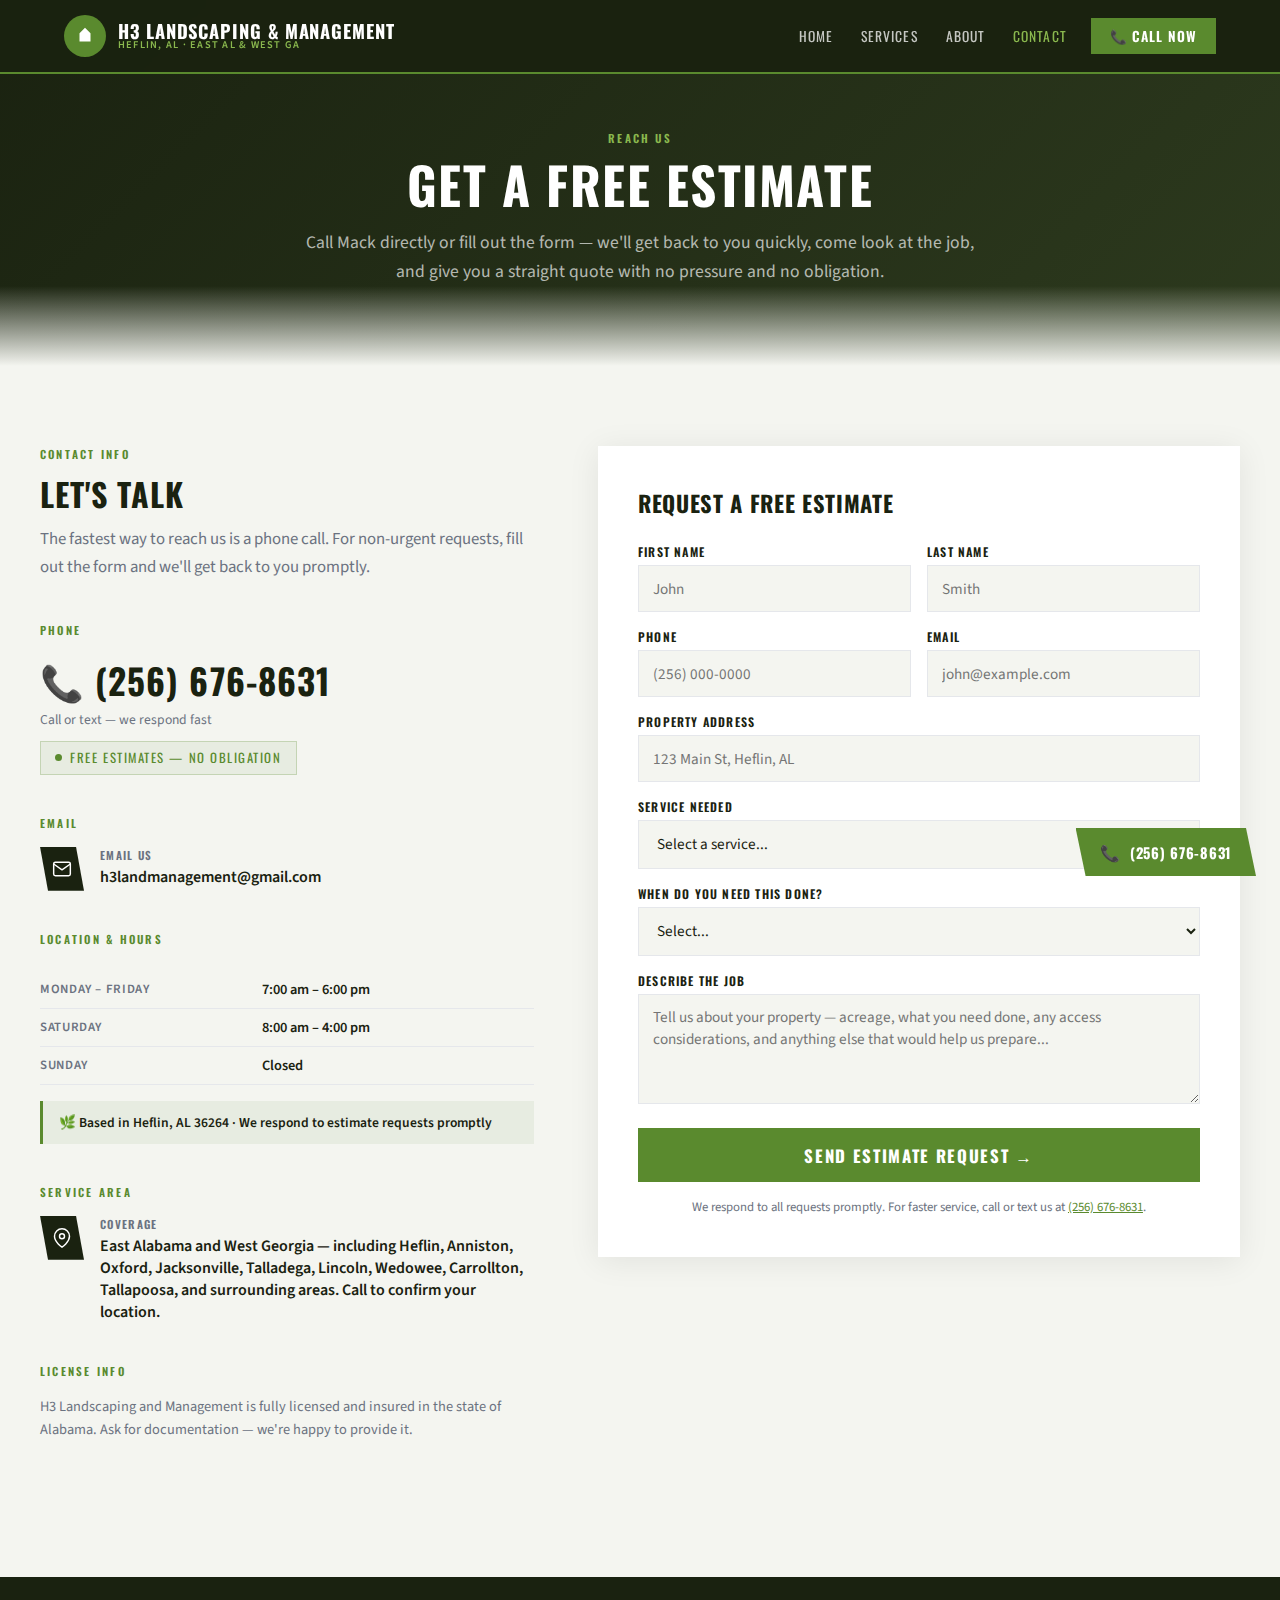
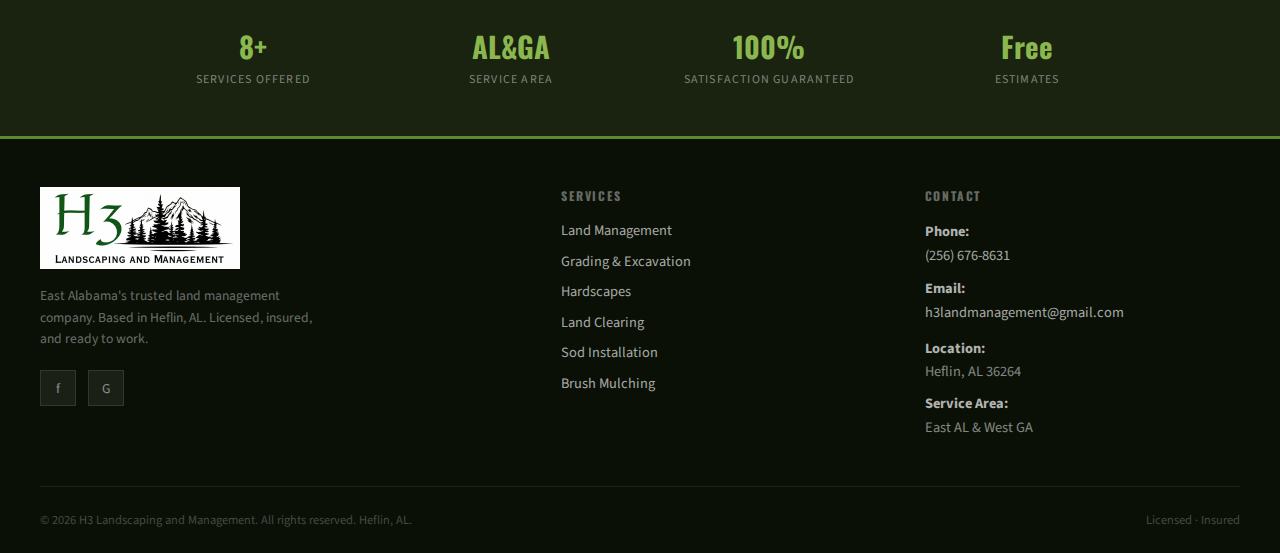
<file: contact.html>
<!DOCTYPE html>
<html lang="en">
<head>
  <meta charset="UTF-8">
  <meta name="viewport" content="width=device-width, initial-scale=1.0">
  <title>Contact Us — H3 Landscaping and Management | Heflin, AL</title>
  <meta name="description" content="Call or request a free estimate from H3 Landscaping and Management in Heflin, AL. Fast response, no obligation. (256) 676-8631. Licensed and insured.">
  <link rel="preconnect" href="https://fonts.googleapis.com">
  <link rel="preconnect" href="https://fonts.gstatic.com" crossorigin>
  <link href="https://fonts.googleapis.com/css2?family=Oswald:wght@400;500;600;700&family=Source+Sans+3:wght@400;500;600&display=swap" rel="stylesheet">
  <link rel="stylesheet" href="style.css">
  <style>
    .contact-page {
      padding: 5rem 1.5rem 6rem;
      background: var(--off-white);
    }

    .contact-page-inner {
      max-width: 1200px;
      margin: 0 auto;
      display: grid;
      grid-template-columns: 1fr 1.3fr;
      gap: 4rem;
      align-items: start;
    }

    .contact-left h2 {
      font-size: clamp(1.6rem, 2.5vw, 2.2rem);
      color: var(--navy-deep);
      margin-bottom: 0.5rem;
    }

    .contact-left > p {
      color: var(--gray);
      line-height: 1.7;
      margin-bottom: 2.5rem;
      font-size: 1.05rem;
    }

    .contact-block {
      margin-bottom: 2.5rem;
    }

    .contact-block h3 {
      font-size: 0.7rem;
      font-family: 'Oswald', sans-serif;
      letter-spacing: 0.2em;
      text-transform: uppercase;
      color: var(--blue);
      font-weight: 600;
      margin-bottom: 1rem;
    }

    .big-phone {
      display: inline-flex;
      align-items: center;
      gap: 0.5rem;
      font-family: 'Oswald', sans-serif;
      font-size: clamp(1.6rem, 3vw, 2.2rem);
      font-weight: 700;
      color: var(--navy-deep);
      text-decoration: none;
      letter-spacing: 0.03em;
      transition: color 0.2s;
    }

    .big-phone:hover { color: var(--blue); }

    .big-phone-sub {
      font-size: 0.85rem;
      color: var(--gray);
      margin-top: 0.25rem;
    }

    .estimate-badge {
      display: inline-flex;
      align-items: center;
      gap: 0.5rem;
      background: rgba(90,138,46,0.08);
      border: 1px solid rgba(90,138,46,0.25);
      color: var(--blue);
      font-size: 0.8rem;
      font-family: 'Oswald', sans-serif;
      letter-spacing: 0.12em;
      text-transform: uppercase;
      padding: 0.4rem 0.9rem;
      margin-top: 0.75rem;
    }

    .estimate-badge::before {
      content: '';
      width: 7px; height: 7px;
      background: var(--blue);
      border-radius: 50%;
      animation: pulse 2s infinite;
    }

    @media (max-width: 900px) {
      .contact-page-inner { grid-template-columns: 1fr; gap: 2.5rem; }
    }
  </style>
</head>
<body>

<!-- ── HEADER ── -->
<header>
  <div class="header-inner">
    <a href="index.html" class="logo-wrap">
      <div class="logo-icon">
        <svg viewBox="0 0 24 24" xmlns="http://www.w3.org/2000/svg" aria-hidden="true">
          <path d="M3 18h18M6 18V9l6-6 6 6v9M10 18v-5h4v5" stroke="none" fill="white"/>
        </svg>
      </div>
      <div class="logo-text">
        <span class="name">H3 Landscaping &amp; Management</span>
        <span class="tagline">Heflin, AL &middot; East AL &amp; West GA</span>
      </div>
    </a>
    <nav id="main-nav">
      <a href="index.html">Home</a>
      <a href="services.html">Services</a>
      <a href="about.html">About</a>
      <a href="contact.html" class="active">Contact</a>
      <a href="tel:2566768631" class="nav-cta">&#128222; Call Now</a>
    </nav>
    <button class="hamburger" id="hamburger" aria-label="Open menu" aria-expanded="false">
      <span></span><span></span><span></span>
    </button>
  </div>
</header>

<!-- ── PAGE HERO ── -->
<section class="page-hero">
  <div class="page-hero-inner">
    <div class="section-label">Reach Us</div>
    <h1>Get a Free Estimate</h1>
    <p>Call Mack directly or fill out the form — we'll get back to you quickly, come look at the job, and give you a straight quote with no pressure and no obligation.</p>
  </div>
</section>

<!-- ── CONTACT PAGE ── -->
<section class="contact-page">
  <div class="contact-page-inner">

    <!-- Left: Contact Info -->
    <div class="contact-left">
      <div class="section-label">Contact Info</div>
      <h2>Let's Talk</h2>
      <p>The fastest way to reach us is a phone call. For non-urgent requests, fill out the form and we'll get back to you promptly.</p>

      <div class="contact-block">
        <h3>Phone</h3>
        <a href="tel:2566768631" class="big-phone">&#128222; (256) 676-8631</a>
        <p class="big-phone-sub">Call or text — we respond fast</p>
        <div class="estimate-badge">Free estimates — no obligation</div>
      </div>

      <div class="contact-block">
        <h3>Email</h3>
        <div class="contact-detail" style="margin-bottom: 0;">
          <div class="icon">
            <svg viewBox="0 0 24 24"><path d="M4 4h16c1.1 0 2 .9 2 2v12c0 1.1-.9 2-2 2H4c-1.1 0-2-.9-2-2V6c0-1.1.9-2 2-2z"/><polyline points="22,6 12,13 2,6"/></svg>
          </div>
          <div class="text">
            <span class="label">Email Us</span>
            <a href="mailto:h3landmanagement@gmail.com">h3landmanagement@gmail.com</a>
          </div>
        </div>
      </div>

      <div class="contact-block">
        <h3>Location &amp; Hours</h3>
        <table class="hours-table">
          <tbody>
            <tr>
              <td>Monday &ndash; Friday</td>
              <td>7:00 am &ndash; 6:00 pm</td>
            </tr>
            <tr>
              <td>Saturday</td>
              <td>8:00 am &ndash; 4:00 pm</td>
            </tr>
            <tr>
              <td>Sunday</td>
              <td>Closed</td>
            </tr>
          </tbody>
        </table>
        <div class="hours-emergency">
          &#127807; Based in Heflin, AL 36264 &middot; We respond to estimate requests promptly
        </div>
      </div>

      <div class="contact-block">
        <h3>Service Area</h3>
        <div class="contact-detail" style="margin-bottom: 0;">
          <div class="icon">
            <svg viewBox="0 0 24 24"><path d="M21 10c0 7-9 13-9 13s-9-6-9-13a9 9 0 0118 0z"/><circle cx="12" cy="10" r="3"/></svg>
          </div>
          <div class="text">
            <span class="label">Coverage</span>
            <span>East Alabama and West Georgia — including Heflin, Anniston, Oxford, Jacksonville, Talladega, Lincoln, Wedowee, Carrollton, Tallapoosa, and surrounding areas. Call to confirm your location.</span>
          </div>
        </div>
      </div>

      <div class="contact-block">
        <h3>License Info</h3>
        <p style="font-size: 0.9rem; color: var(--gray); line-height: 1.6;">H3 Landscaping and Management is fully licensed and insured in the state of Alabama. Ask for documentation — we're happy to provide it.</p>
      </div>
    </div>

    <!-- Right: Form -->
    <div class="contact-form">
      <h3>Request a Free Estimate</h3>
      <form>
        <div class="form-row">
          <div class="form-group">
            <label for="fname">First Name</label>
            <input type="text" id="fname" name="fname" placeholder="John" required>
          </div>
          <div class="form-group">
            <label for="lname">Last Name</label>
            <input type="text" id="lname" name="lname" placeholder="Smith" required>
          </div>
        </div>
        <div class="form-row">
          <div class="form-group">
            <label for="phone">Phone</label>
            <input type="tel" id="phone" name="phone" placeholder="(256) 000-0000" required>
          </div>
          <div class="form-group">
            <label for="email">Email</label>
            <input type="email" id="email" name="email" placeholder="john@example.com">
          </div>
        </div>
        <div class="form-group">
          <label for="address">Property Address</label>
          <input type="text" id="address" name="address" placeholder="123 Main St, Heflin, AL">
        </div>
        <div class="form-group">
          <label for="service">Service Needed</label>
          <select id="service" name="service">
            <option value="">Select a service...</option>
            <option>Land Management</option>
            <option>Grading &amp; Excavation</option>
            <option>Landscaping &amp; Design</option>
            <option>Hardscapes (Patios, Walkways, Walls)</option>
            <option>Land Clearing &amp; Removal</option>
            <option>Sod Installation</option>
            <option>Dirt Work &amp; Utilities</option>
            <option>Brush Mulching</option>
            <option>Multiple Services / Not Sure</option>
          </select>
        </div>
        <div class="form-group">
          <label for="timeline">When Do You Need This Done?</label>
          <select id="timeline" name="timeline">
            <option value="">Select...</option>
            <option>As Soon As Possible</option>
            <option>Within 1&ndash;2 Weeks</option>
            <option>This Month</option>
            <option>Planning Ahead</option>
            <option>Just Getting a Quote</option>
          </select>
        </div>
        <div class="form-group">
          <label for="message">Describe the Job</label>
          <textarea id="message" name="message" placeholder="Tell us about your property — acreage, what you need done, any access considerations, and anything else that would help us prepare..."></textarea>
        </div>
        <button type="submit" class="form-submit">Send Estimate Request &rarr;</button>
        <p style="font-size: 0.8rem; color: var(--gray); margin-top: 1rem; text-align: center; line-height: 1.5;">We respond to all requests promptly. For faster service, call or text us at <a href="tel:2566768631" style="color: var(--blue);">(256) 676-8631</a>.</p>
      </form>
    </div>

  </div>
</section>

<!-- ── TRUST STRIP ── -->
<section style="background: var(--navy-deep); padding: 3rem 1.5rem;">
  <div style="max-width: 1000px; margin: 0 auto; display: grid; grid-template-columns: repeat(4, 1fr); gap: 2rem; text-align: center;">
    <div>
      <div style="font-family: 'Oswald', sans-serif; font-size: 1.8rem; font-weight: 700; color: var(--blue-light);">8+</div>
      <div style="font-size: 0.75rem; color: rgba(255,255,255,0.45); text-transform: uppercase; letter-spacing: 0.1em; margin-top: 0.25rem;">Services Offered</div>
    </div>
    <div>
      <div style="font-family: 'Oswald', sans-serif; font-size: 1.8rem; font-weight: 700; color: var(--blue-light);">AL&amp;GA</div>
      <div style="font-size: 0.75rem; color: rgba(255,255,255,0.45); text-transform: uppercase; letter-spacing: 0.1em; margin-top: 0.25rem;">Service Area</div>
    </div>
    <div>
      <div style="font-family: 'Oswald', sans-serif; font-size: 1.8rem; font-weight: 700; color: var(--blue-light);">100%</div>
      <div style="font-size: 0.75rem; color: rgba(255,255,255,0.45); text-transform: uppercase; letter-spacing: 0.1em; margin-top: 0.25rem;">Satisfaction Guaranteed</div>
    </div>
    <div>
      <div style="font-family: 'Oswald', sans-serif; font-size: 1.8rem; font-weight: 700; color: var(--blue-light);">Free</div>
      <div style="font-size: 0.75rem; color: rgba(255,255,255,0.45); text-transform: uppercase; letter-spacing: 0.1em; margin-top: 0.25rem;">Estimates</div>
    </div>
  </div>
</section>

<!-- ── FOOTER ── -->
<footer>
  <div class="footer-inner">
    <div class="footer-top">
      <div class="footer-brand">
        <a href="index.html" class="footer-logo">
          <img src="images/h3logohires.webp" alt="H3 Landscaping and Management" width="3200" height="1312" loading="lazy">
        </a>
        <p>East Alabama's trusted land management company. Based in Heflin, AL. Licensed, insured, and ready to work.</p>
        <div class="social-links">
          <a href="#" aria-label="Facebook">f</a>
          <a href="#" aria-label="Google">G</a>
        </div>
      </div>
      <div class="footer-col">
        <h4>Services</h4>
        <a href="services.html">Land Management</a>
        <a href="services.html">Grading &amp; Excavation</a>
        <a href="services.html">Hardscapes</a>
        <a href="services.html">Land Clearing</a>
        <a href="services.html">Sod Installation</a>
        <a href="services.html">Brush Mulching</a>
      </div>
      <div class="footer-col">
        <h4>Contact</h4>
        <p><strong>Phone:</strong> <a href="tel:2566768631">(256) 676-8631</a></p>
        <p><strong>Email:</strong> <a href="mailto:h3landmanagement@gmail.com">h3landmanagement<wbr>@gmail.com</a></p>
        <p style="margin-top:0.75rem"><strong>Location:</strong><br>Heflin, AL 36264</p>
        <p style="margin-top:0.5rem"><strong>Service Area:</strong><br>East AL &amp; West GA</p>
      </div>
    </div>
    <div class="footer-bottom">
      <span>&copy; 2026 H3 Landscaping and Management. All rights reserved. Heflin, AL.</span>
      <span>Licensed &middot; Insured</span>
    </div>
  </div>
</footer>

<a href="tel:2566768631" class="sticky-call" aria-label="Call H3 Landscaping and Management">
  <span class="phone-icon">&#128222;</span>
  (256) 676-8631
</a>

<script>
  const hamburger = document.getElementById('hamburger');
  const nav = document.getElementById('main-nav');
  hamburger.addEventListener('click', function() {
    nav.classList.toggle('open');
    hamburger.setAttribute('aria-expanded', nav.classList.contains('open'));
  });
</script>
</body>
</html>
</file>
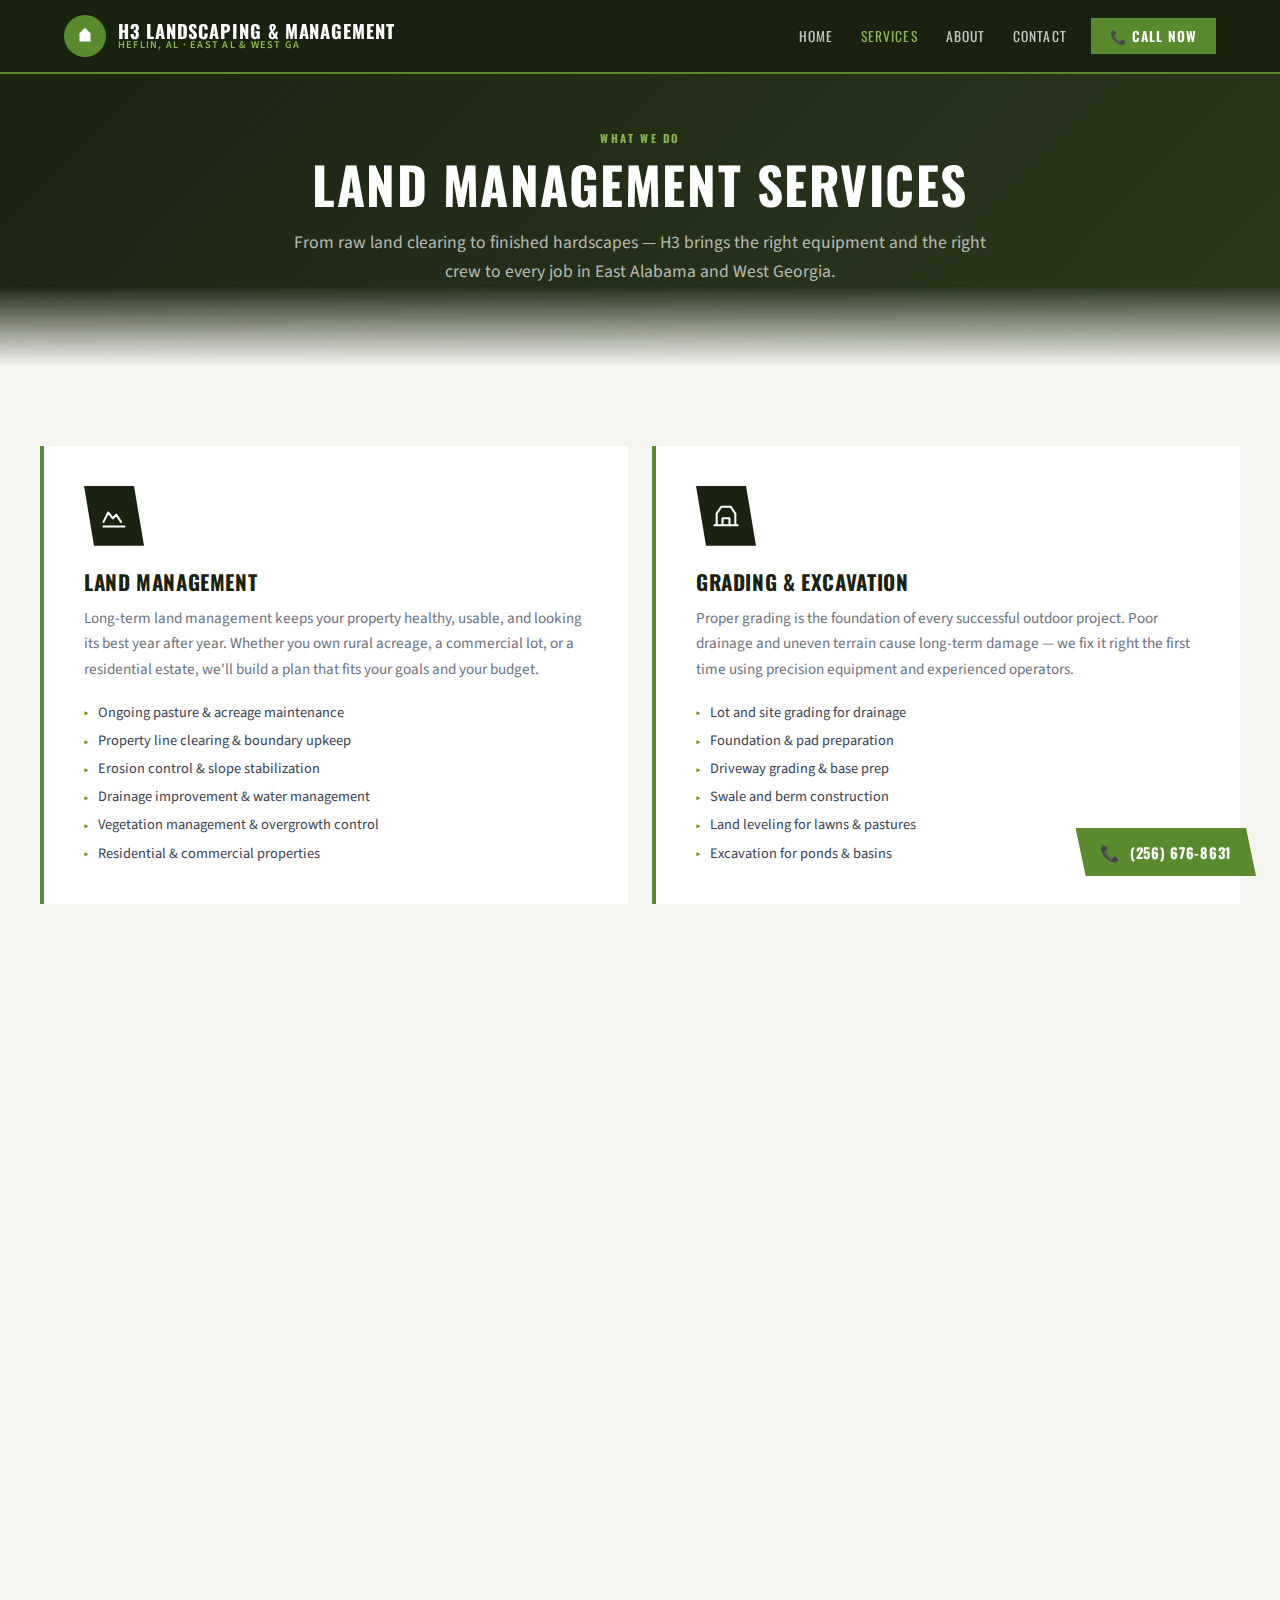
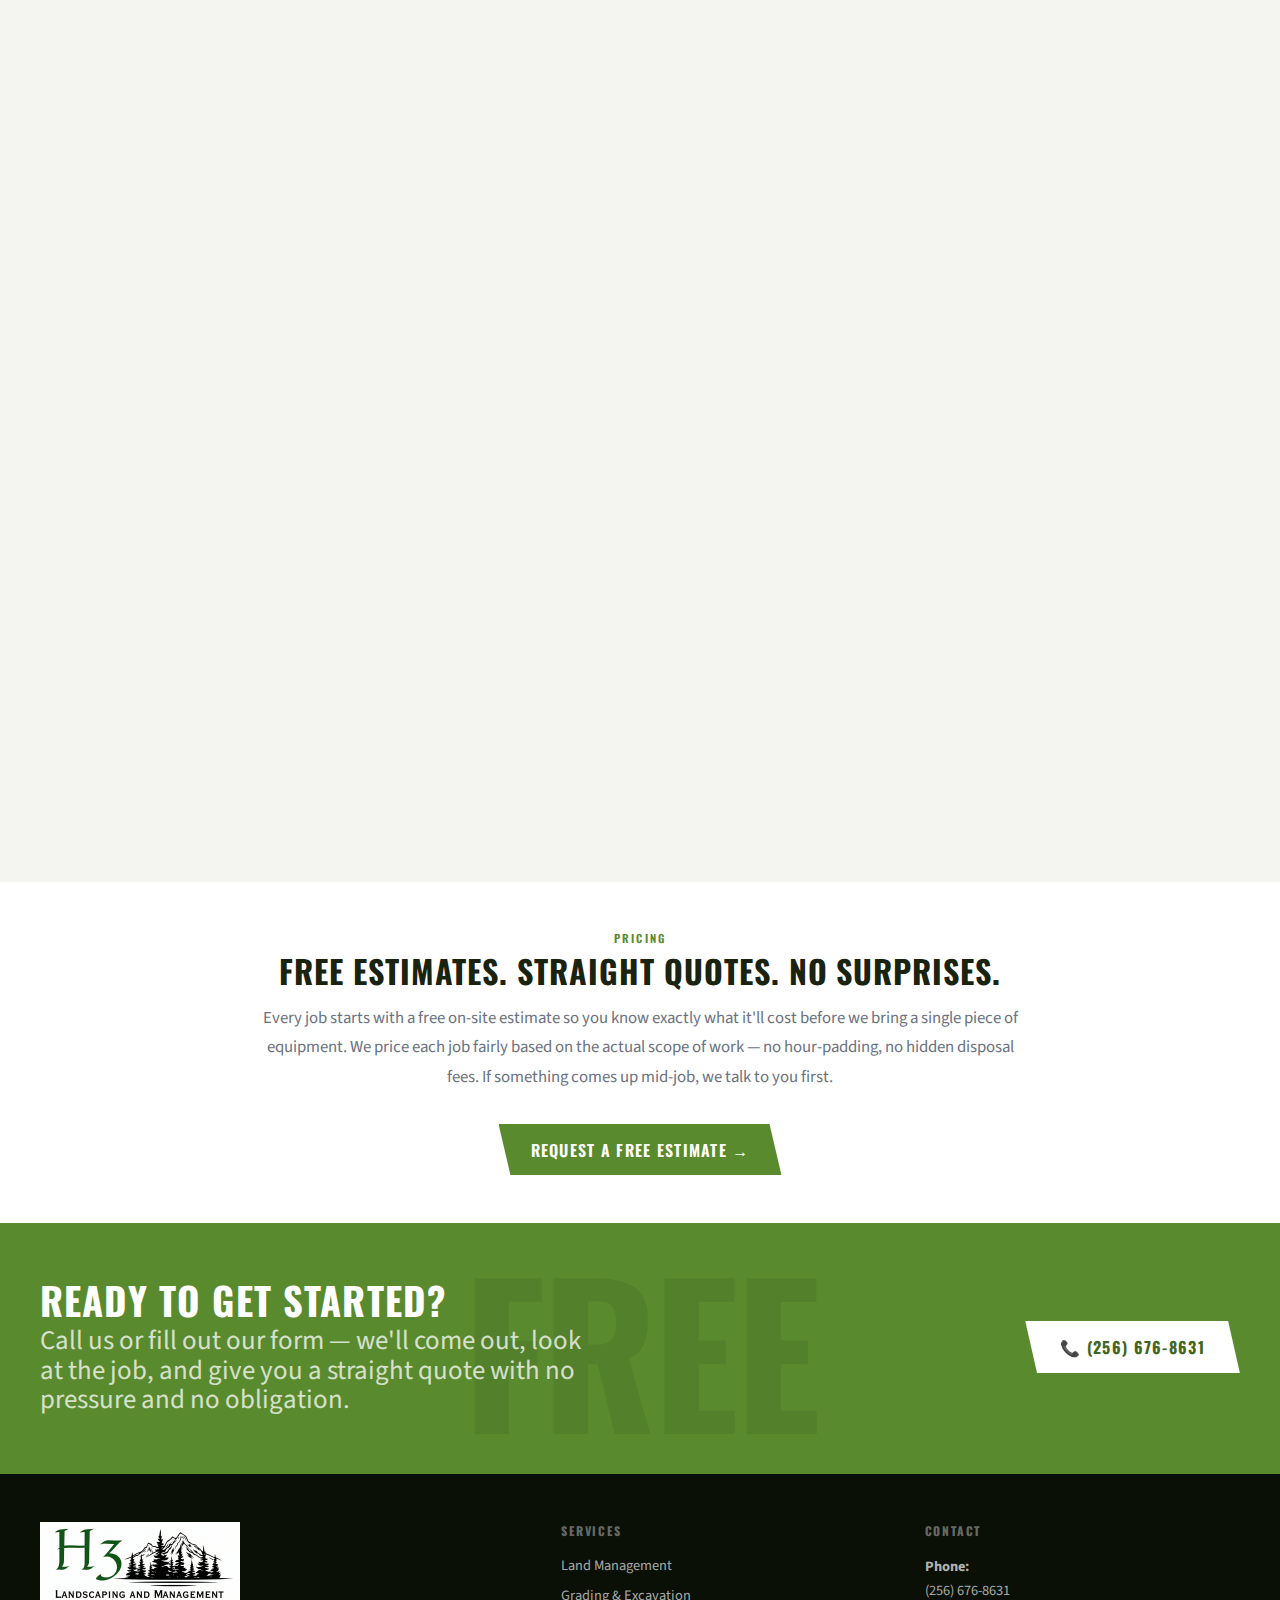
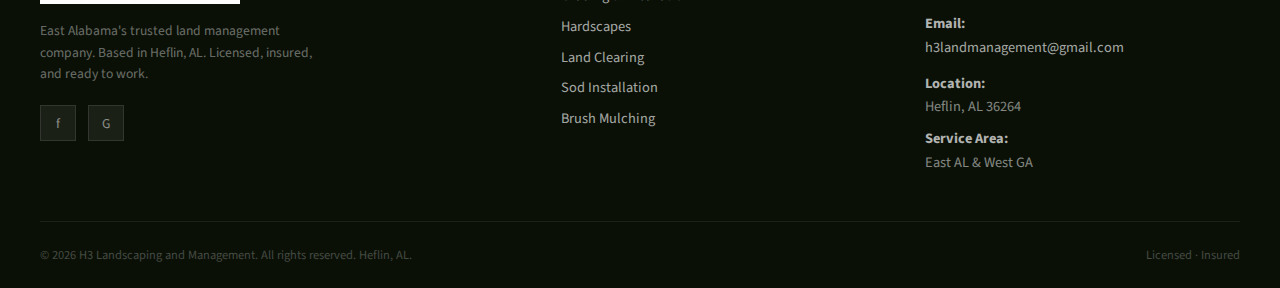
<file: services.html>
<!DOCTYPE html>
<html lang="en">
<head>
  <meta charset="UTF-8">
  <meta name="viewport" content="width=device-width, initial-scale=1.0">
  <title>Services — H3 Landscaping and Management | Heflin, AL</title>
  <meta name="description" content="Land management, grading, hardscapes, sod installation, brush mulching, dirt work, land clearing, and landscaping design. Free estimates. Serving East AL and West GA. Call (256) 676-8631.">
  <link rel="preconnect" href="https://fonts.googleapis.com">
  <link rel="preconnect" href="https://fonts.gstatic.com" crossorigin>
  <link href="https://fonts.googleapis.com/css2?family=Oswald:wght@400;500;600;700&family=Source+Sans+3:wght@400;500;600&display=swap" rel="stylesheet">
  <link rel="stylesheet" href="style.css">
</head>
<body>

<!-- ── HEADER ── -->
<header>
  <div class="header-inner">
    <a href="index.html" class="logo-wrap">
      <div class="logo-icon">
        <svg viewBox="0 0 24 24" xmlns="http://www.w3.org/2000/svg" aria-hidden="true">
          <path d="M3 18h18M6 18V9l6-6 6 6v9M10 18v-5h4v5" stroke="none" fill="white"/>
        </svg>
      </div>
      <div class="logo-text">
        <span class="name">H3 Landscaping &amp; Management</span>
        <span class="tagline">Heflin, AL &middot; East AL &amp; West GA</span>
      </div>
    </a>
    <nav id="main-nav">
      <a href="index.html">Home</a>
      <a href="services.html" class="active">Services</a>
      <a href="about.html">About</a>
      <a href="contact.html">Contact</a>
      <a href="tel:2566768631" class="nav-cta">&#128222; Call Now</a>
    </nav>
    <button class="hamburger" id="hamburger" aria-label="Open menu" aria-expanded="false">
      <span></span><span></span><span></span>
    </button>
  </div>
</header>

<!-- ── PAGE HERO ── -->
<section class="page-hero">
  <div class="page-hero-inner">
    <div class="section-label">What We Do</div>
    <h1>Land Management Services</h1>
    <p>From raw land clearing to finished hardscapes — H3 brings the right equipment and the right crew to every job in East Alabama and West Georgia.</p>
  </div>
</section>

<!-- ── FULL SERVICES GRID ── -->
<section class="services-full">
  <div class="services-full-grid">

    <!-- Land Management -->
    <div class="service-full-card js-reveal">
      <div class="service-icon">
        <svg viewBox="0 0 24 24"><path d="M3 17l4-8 4 5 3-3 4 6"/><path d="M3 21h18"/></svg>
      </div>
      <h3>Land Management</h3>
      <p>Long-term land management keeps your property healthy, usable, and looking its best year after year. Whether you own rural acreage, a commercial lot, or a residential estate, we'll build a plan that fits your goals and your budget.</p>
      <ul class="service-list">
        <li>Ongoing pasture &amp; acreage maintenance</li>
        <li>Property line clearing &amp; boundary upkeep</li>
        <li>Erosion control &amp; slope stabilization</li>
        <li>Drainage improvement &amp; water management</li>
        <li>Vegetation management &amp; overgrowth control</li>
        <li>Residential &amp; commercial properties</li>
      </ul>
    </div>

    <!-- Grading & Excavation -->
    <div class="service-full-card js-reveal reveal-delay-1">
      <div class="service-icon">
        <svg viewBox="0 0 24 24"><path d="M2 20h20M4 20V10l4-6h8l4 6v10"/><path d="M9 20v-6h6v6"/></svg>
      </div>
      <h3>Grading &amp; Excavation</h3>
      <p>Proper grading is the foundation of every successful outdoor project. Poor drainage and uneven terrain cause long-term damage — we fix it right the first time using precision equipment and experienced operators.</p>
      <ul class="service-list">
        <li>Lot and site grading for drainage</li>
        <li>Foundation &amp; pad preparation</li>
        <li>Driveway grading &amp; base prep</li>
        <li>Swale and berm construction</li>
        <li>Land leveling for lawns &amp; pastures</li>
        <li>Excavation for ponds &amp; basins</li>
      </ul>
    </div>

    <!-- Landscaping & Design -->
    <div class="service-full-card js-reveal">
      <div class="service-icon">
        <svg viewBox="0 0 24 24"><path d="M12 22V12M12 12C12 12 7 9 5 5c4 0 7 3 7 7zM12 12c0 0 5-3 7-7-4 0-7 3-7 7z"/></svg>
      </div>
      <h3>Landscaping &amp; Design</h3>
      <p>A well-designed landscape adds beauty and real value to your property. We listen to what you want, work with the natural lay of your land, and install everything ourselves — no subcontractors, no hand-offs.</p>
      <ul class="service-list">
        <li>On-site consultation &amp; custom design</li>
        <li>Plant selection suited to Alabama soils &amp; climate</li>
        <li>Bed creation, borders &amp; edging</li>
        <li>Mulching &amp; ground cover installation</li>
        <li>Native &amp; low-maintenance plant options</li>
        <li>Full project management from start to finish</li>
      </ul>
    </div>

    <!-- Hardscapes -->
    <div class="service-full-card js-reveal reveal-delay-1">
      <div class="service-icon">
        <svg viewBox="0 0 24 24"><rect x="3" y="14" width="8" height="7" rx="1"/><rect x="13" y="14" width="8" height="7" rx="1"/><rect x="3" y="3" width="18" height="8" rx="1"/></svg>
      </div>
      <h3>Hardscapes</h3>
      <p>Patios, walkways, retaining walls, and fire pit areas add lasting function and visual appeal to any property. We design and build hardscape features that are level, durable, and built to hold up through Alabama summers and winters alike.</p>
      <ul class="service-list">
        <li>Paver &amp; natural stone patios</li>
        <li>Walkways &amp; stepping stone paths</li>
        <li>Retaining walls &amp; terrace construction</li>
        <li>Fire pit &amp; outdoor living areas</li>
        <li>Concrete curbing &amp; edging</li>
        <li>Gravel driveways &amp; parking pads</li>
      </ul>
    </div>

    <!-- Land Clearing & Removal -->
    <div class="service-full-card js-reveal">
      <div class="service-icon">
        <svg viewBox="0 0 24 24"><path d="M12 2v20M8 6c0 0 1 3 4 4M16 6c0 0-1 3-4 4M6 14c0 0 2 2 6 2s6-2 6-2"/><line x1="4" y1="22" x2="20" y2="22"/></svg>
      </div>
      <h3>Land Clearing &amp; Removal</h3>
      <p>Got trees, stumps, overgrowth, or debris standing between you and a usable piece of land? We clear it fast and haul it away clean. We handle everything from residential lot prep to large-scale commercial clearing.</p>
      <ul class="service-list">
        <li>Tree removal &amp; stump grinding</li>
        <li>Lot clearing for construction or development</li>
        <li>Overgrowth &amp; underbrush removal</li>
        <li>Debris haul-away &amp; disposal</li>
        <li>Storm damage cleanup</li>
        <li>Residential &amp; commercial acreage</li>
      </ul>
    </div>

    <!-- Sod Installation -->
    <div class="service-full-card js-reveal reveal-delay-1">
      <div class="service-icon">
        <svg viewBox="0 0 24 24"><path d="M3 18h18M3 14h18M7 10c0-3 2-6 5-7 3 1 5 4 5 7"/><path d="M9 10h6"/></svg>
      </div>
      <h3>Sod Installation</h3>
      <p>A new lawn shouldn't take years to look good. We source quality sod matched to Alabama's climate, handle all grading and soil prep, and lay it right so you get a full, healthy lawn from day one.</p>
      <ul class="service-list">
        <li>Full lawn sod installation</li>
        <li>Spot repair &amp; bare patch fill-in</li>
        <li>Grading &amp; soil preparation included</li>
        <li>Bermuda, Zoysia &amp; Centipede options</li>
        <li>Residential &amp; commercial lawns</li>
        <li>Watering guidance &amp; aftercare tips</li>
      </ul>
    </div>

    <!-- Dirt Work & Utilities -->
    <div class="service-full-card js-reveal">
      <div class="service-icon">
        <svg viewBox="0 0 24 24"><path d="M2 20h20M4 20V8M20 20V8M8 8V4h8v4"/><path d="M4 8h16"/></svg>
      </div>
      <h3>Dirt Work &amp; Utilities</h3>
      <p>We handle the ground-level work that makes every other project possible. From trenching utility lines to hauling fill dirt and building up low areas, our equipment operators get it done efficiently and accurately.</p>
      <ul class="service-list">
        <li>Trenching for water, electric &amp; septic lines</li>
        <li>Fill dirt delivery &amp; compaction</li>
        <li>Topsoil spreading &amp; preparation</li>
        <li>French drain installation</li>
        <li>Culvert installation &amp; road crossing</li>
        <li>Site prep for buildings &amp; outbuildings</li>
      </ul>
    </div>

    <!-- Brush Mulching -->
    <div class="service-full-card js-reveal reveal-delay-1">
      <div class="service-icon">
        <svg viewBox="0 0 24 24"><path d="M3 6h18M3 10h18M3 14h18M3 18h18"/><circle cx="19" cy="5" r="2"/></svg>
      </div>
      <h3>Brush Mulching</h3>
      <p>Brush mulching is the fastest way to reclaim overgrown land without burning or hauling. Our mulching equipment grinds trees, brush, and stumps directly into the ground — leaving a clean, mulched surface that's ready for the next phase of your project.</p>
      <ul class="service-list">
        <li>Forestry mulching with heavy equipment</li>
        <li>Clears trees, brush &amp; stumps in one pass</li>
        <li>No burning, no hauling required</li>
        <li>Erosion protection built right in</li>
        <li>Ideal for acreage, pasture &amp; lot prep</li>
        <li>Residential &amp; large commercial projects</li>
      </ul>
    </div>

  </div>
</section>

<!-- ── PRICING NOTE ── -->
<section style="padding: 3rem 1.5rem; background: var(--white);">
  <div style="max-width: 760px; margin: 0 auto; text-align: center;">
    <div class="section-label">Pricing</div>
    <h2 class="section-title" style="font-size: 2rem; margin-bottom: 1rem;">Free Estimates. Straight Quotes. No Surprises.</h2>
    <p style="color: var(--gray); line-height: 1.75; font-size: 1.05rem; margin-bottom: 2rem;">Every job starts with a free on-site estimate so you know exactly what it'll cost before we bring a single piece of equipment. We price each job fairly based on the actual scope of work — no hour-padding, no hidden disposal fees. If something comes up mid-job, we talk to you first.</p>
    <a href="contact.html" class="btn-primary">Request a Free Estimate &rarr;</a>
  </div>
</section>

<!-- ── FREE ESTIMATE CALLOUT ── -->
<section class="emergency-callout">
  <div class="emergency-inner">
    <h2>
      Ready to Get Started?
      <span>Call us or fill out our form — we'll come out, look at the job, and give you a straight quote with no pressure and no obligation.</span>
    </h2>
    <a href="tel:2566768631" class="btn-white">&#128222; (256) 676-8631</a>
  </div>
</section>

<!-- ── FOOTER ── -->
<footer>
  <div class="footer-inner">
    <div class="footer-top">
      <div class="footer-brand">
        <a href="index.html" class="footer-logo">
          <img src="images/h3logohires.webp" alt="H3 Landscaping and Management" width="3200" height="1312" loading="lazy">
        </a>
        <p>East Alabama's trusted land management company. Based in Heflin, AL. Licensed, insured, and ready to work.</p>
        <div class="social-links">
          <a href="#" aria-label="Facebook">f</a>
          <a href="#" aria-label="Google">G</a>
        </div>
      </div>
      <div class="footer-col">
        <h4>Services</h4>
        <a href="services.html">Land Management</a>
        <a href="services.html">Grading &amp; Excavation</a>
        <a href="services.html">Hardscapes</a>
        <a href="services.html">Land Clearing</a>
        <a href="services.html">Sod Installation</a>
        <a href="services.html">Brush Mulching</a>
      </div>
      <div class="footer-col">
        <h4>Contact</h4>
        <p><strong>Phone:</strong> <a href="tel:2566768631">(256) 676-8631</a></p>
        <p><strong>Email:</strong> <a href="mailto:h3landmanagement@gmail.com">h3landmanagement<wbr>@gmail.com</a></p>
        <p style="margin-top:0.75rem"><strong>Location:</strong><br>Heflin, AL 36264</p>
        <p style="margin-top:0.5rem"><strong>Service Area:</strong><br>East AL &amp; West GA</p>
      </div>
    </div>
    <div class="footer-bottom">
      <span>&copy; 2026 H3 Landscaping and Management. All rights reserved. Heflin, AL.</span>
      <span>Licensed &middot; Insured</span>
    </div>
  </div>
</footer>

<a href="tel:2566768631" class="sticky-call" aria-label="Call H3 Landscaping and Management">
  <span class="phone-icon">&#128222;</span>
  (256) 676-8631
</a>

<script>
  const hamburger = document.getElementById('hamburger');
  const nav = document.getElementById('main-nav');
  hamburger.addEventListener('click', function() {
    nav.classList.toggle('open');
    hamburger.setAttribute('aria-expanded', nav.classList.contains('open'));
  });

  const reveals = document.querySelectorAll('.js-reveal');
  if (reveals.length && 'IntersectionObserver' in window) {
    const observer = new IntersectionObserver(function(entries) {
      entries.forEach(function(entry) {
        if (entry.isIntersecting) {
          entry.target.classList.add('visible');
          observer.unobserve(entry.target);
        }
      });
    }, { threshold: 0.1 });
    reveals.forEach(function(el) { observer.observe(el); });
  } else {
    reveals.forEach(function(el) { el.classList.add('visible'); });
  }
</script>
</body>
</html>
</file>
<file: style.css>
/* ── H3 LANDSCAPING AND MANAGEMENT — Shared Stylesheet ── */

*, *::before, *::after { box-sizing: border-box; margin: 0; padding: 0; }

:root {
  --navy: #2d3a1e;
  --navy-deep: #1a2210;
  --blue: #5a8a2e;
  --blue-dark: #426621;
  --blue-light: #8ab84e;
  --white: #ffffff;
  --off-white: #f4f5f0;
  --gray: #6b7280;
  --gray-light: #e5e7eb;
}

html { scroll-behavior: smooth; overflow-x: hidden; }

body {
  font-family: 'Source Sans 3', sans-serif;
  color: #1f2937;
  background: var(--white);
  overflow-x: hidden;
}

h1, h2, h3, h4, .display {
  font-family: 'Oswald', sans-serif;
  text-transform: uppercase;
  letter-spacing: 0.03em;
}

/* ── HEADER ── */
header {
  position: fixed;
  top: 0; left: 0; right: 0;
  z-index: 100;
  background: rgba(26,34,16,0.97);
  backdrop-filter: blur(8px);
  border-bottom: 2px solid var(--blue);
}

.header-inner {
  max-width: 1200px;
  margin: 0 auto;
  padding: 0 1.5rem;
  height: 72px;
  display: flex;
  align-items: center;
  justify-content: space-between;
}

.logo-wrap {
  display: flex;
  align-items: center;
  gap: 0.75rem;
  text-decoration: none;
}

.logo-icon {
  width: 42px; height: 42px;
  background: var(--blue);
  border-radius: 50%;
  display: flex;
  align-items: center;
  justify-content: center;
  flex-shrink: 0;
}

.logo-icon svg {
  width: 22px; height: 22px;
  fill: var(--white);
  stroke: none;
}

.logo-text {
  display: flex;
  flex-direction: column;
  line-height: 1;
}

.logo-text .name {
  font-family: 'Oswald', sans-serif;
  font-weight: 700;
  font-size: 1.15rem;
  color: var(--white);
  text-transform: uppercase;
  letter-spacing: 0.05em;
}

.logo-text .tagline {
  font-size: 0.65rem;
  color: var(--blue-light);
  text-transform: uppercase;
  letter-spacing: 0.12em;
  font-weight: 600;
}

nav {
  display: flex;
  align-items: center;
  gap: 0.25rem;
}

nav a {
  color: rgba(255,255,255,0.75);
  text-decoration: none;
  font-family: 'Oswald', sans-serif;
  font-size: 0.85rem;
  letter-spacing: 0.08em;
  text-transform: uppercase;
  padding: 0.4rem 0.75rem;
  border-radius: 3px;
  transition: color 0.2s, background 0.2s;
}

nav a:hover { color: var(--white); background: rgba(255,255,255,0.08); }
nav a.active { color: var(--blue-light); }

.nav-cta {
  background: var(--blue) !important;
  color: var(--white) !important;
  padding: 0.5rem 1.2rem !important;
  font-weight: 600 !important;
  margin-left: 0.5rem;
  border-radius: 0 !important;
}

.nav-cta:hover { background: var(--blue-dark) !important; }

/* ── BUTTONS ── */
.btn-primary {
  display: inline-flex;
  align-items: center;
  gap: 0.5rem;
  background: var(--blue);
  color: var(--white);
  text-decoration: none;
  font-family: 'Oswald', sans-serif;
  font-size: 1rem;
  font-weight: 600;
  letter-spacing: 0.08em;
  text-transform: uppercase;
  padding: 0.85rem 2rem;
  border: none;
  cursor: pointer;
  transition: background 0.2s, transform 0.15s;
  clip-path: polygon(0 0, calc(100% - 12px) 0, 100% 100%, 12px 100%);
}

.btn-primary:hover { background: var(--blue-dark); transform: translateY(-2px); }

.btn-secondary {
  display: inline-flex;
  align-items: center;
  gap: 0.5rem;
  background: transparent;
  color: var(--white);
  text-decoration: none;
  font-family: 'Oswald', sans-serif;
  font-size: 1rem;
  font-weight: 500;
  letter-spacing: 0.08em;
  text-transform: uppercase;
  padding: 0.85rem 2rem;
  border: 1.5px solid rgba(255,255,255,0.4);
  cursor: pointer;
  transition: border-color 0.2s, background 0.2s;
  clip-path: polygon(0 0, calc(100% - 12px) 0, 100% 100%, 12px 100%);
}

.btn-secondary:hover { border-color: var(--white); background: rgba(255,255,255,0.08); }

.btn-white {
  display: inline-flex;
  align-items: center;
  gap: 0.5rem;
  background: var(--white);
  color: var(--blue-dark);
  text-decoration: none;
  font-family: 'Oswald', sans-serif;
  font-size: 1rem;
  font-weight: 700;
  letter-spacing: 0.08em;
  text-transform: uppercase;
  padding: 0.9rem 2.2rem;
  white-space: nowrap;
  transition: background 0.2s, transform 0.15s;
  clip-path: polygon(0 0, calc(100% - 12px) 0, 100% 100%, 12px 100%);
}

.btn-white:hover { background: var(--off-white); transform: translateY(-2px); }

/* ── HERO (Home Page) ── */
.hero {
  min-height: 100vh;
  background: linear-gradient(135deg, var(--navy-deep) 0%, var(--navy) 60%, rgba(90,138,46,0.2) 100%);
  display: flex;
  align-items: center;
  padding: 72px 1.5rem 0;
  position: relative;
  overflow: hidden;
}

.hero-bg-img {
  position: absolute;
  inset: 0;
  width: 100%;
  height: 100%;
  object-fit: cover;
  object-position: center bottom;
  opacity: 0.12;
  z-index: 0;
  pointer-events: none;
}

.hero::before {
  content: '';
  position: absolute;
  bottom: 0; left: 0; right: 0;
  height: 120px;
  background: linear-gradient(to top, var(--white), transparent);
}

.hero::after {
  content: '';
  position: absolute;
  top: 30%; right: -5%;
  width: 500px; height: 500px;
  background: radial-gradient(circle, rgba(90,138,46,0.15) 0%, transparent 70%);
  pointer-events: none;
}

.hero-inner {
  max-width: 1200px;
  margin: 0 auto;
  width: 100%;
  display: grid;
  grid-template-columns: 1fr 1fr;
  gap: 4rem;
  align-items: center;
  padding: 4rem 0;
}

.hero-content { position: relative; z-index: 2; }

.hero-badge {
  display: inline-flex;
  align-items: center;
  gap: 0.5rem;
  background: rgba(90,138,46,0.15);
  border: 1px solid rgba(90,138,46,0.4);
  color: var(--blue-light);
  font-size: 0.7rem;
  font-family: 'Oswald', sans-serif;
  letter-spacing: 0.15em;
  text-transform: uppercase;
  padding: 0.35rem 0.85rem;
  border-radius: 2px;
  margin-bottom: 1.25rem;
}

.hero-badge::before {
  content: '';
  width: 6px; height: 6px;
  background: var(--blue-light);
  border-radius: 50%;
  animation: pulse 2s infinite;
}

@keyframes pulse {
  0%, 100% { opacity: 1; transform: scale(1); }
  50% { opacity: 0.5; transform: scale(1.3); }
}

.hero h1 {
  font-size: clamp(2.8rem, 5vw, 4.5rem);
  font-weight: 700;
  color: var(--white);
  line-height: 1.0;
  margin-bottom: 0.5rem;
}

.hero h1 span {
  color: var(--blue-light);
  display: block;
}

.hero-sub {
  font-size: 1.15rem;
  color: rgba(255,255,255,0.7);
  margin: 1.25rem 0 2rem;
  max-width: 480px;
  line-height: 1.6;
}

.hero-actions {
  display: flex;
  gap: 1rem;
  flex-wrap: wrap;
}

.hero-stats {
  display: flex;
  gap: 2.5rem;
  margin-top: 2.5rem;
  padding-top: 2rem;
  border-top: 1px solid rgba(255,255,255,0.1);
}

.stat { text-align: left; }

.stat .num {
  font-family: 'Oswald', sans-serif;
  font-size: 2rem;
  font-weight: 700;
  color: var(--blue-light);
  line-height: 1;
}

.stat .label {
  font-size: 0.75rem;
  color: rgba(255,255,255,0.5);
  text-transform: uppercase;
  letter-spacing: 0.1em;
  margin-top: 0.2rem;
}

/* Hero right-side credentials card */
.hero-card-side {
  display: flex;
  align-items: center;
  justify-content: flex-end;
  position: relative;
  z-index: 2;
}

.credentials-card {
  background: rgba(255,255,255,0.06);
  border: 1px solid rgba(255,255,255,0.14);
  padding: 2.5rem;
  max-width: 380px;
  width: 100%;
  backdrop-filter: blur(10px);
}

.cred-rating { margin-bottom: 1.5rem; }

.cred-stars {
  color: #FBBC04;
  font-size: 1.5rem;
  letter-spacing: 0.1em;
  display: block;
  margin-bottom: 0.25rem;
}

.cred-rating-text {
  color: var(--white);
  font-family: 'Oswald', sans-serif;
  font-size: 1.1rem;
  font-weight: 600;
}

.cred-rating-sub {
  font-size: 0.8rem;
  color: rgba(255,255,255,0.5);
  display: block;
}

.cred-divider {
  height: 1px;
  background: rgba(255,255,255,0.1);
  margin: 1.5rem 0;
}

.cred-list {
  list-style: none;
  display: flex;
  flex-direction: column;
  gap: 0.85rem;
  margin-bottom: 2rem;
}

.cred-list li {
  display: flex;
  align-items: center;
  gap: 0.75rem;
  color: rgba(255,255,255,0.85);
  font-size: 0.95rem;
}

.cred-list li::before {
  content: '✓';
  width: 22px; height: 22px;
  background: var(--blue);
  color: var(--white);
  border-radius: 50%;
  display: flex;
  align-items: center;
  justify-content: center;
  font-size: 0.7rem;
  font-weight: 700;
  flex-shrink: 0;
}

.cred-phone {
  display: block;
  text-align: center;
  background: var(--blue);
  color: var(--white);
  text-decoration: none;
  font-family: 'Oswald', sans-serif;
  font-size: 1.25rem;
  font-weight: 700;
  letter-spacing: 0.08em;
  padding: 1rem;
  transition: background 0.2s;
}

.cred-phone:hover { background: var(--blue-dark); }

/* ── PAGE HERO (inner pages) ── */
.page-hero {
  background: linear-gradient(135deg, var(--navy-deep) 0%, var(--navy) 100%);
  padding: 130px 1.5rem 5rem;
  text-align: center;
  position: relative;
  overflow: hidden;
}

.page-hero::after {
  content: '';
  position: absolute;
  bottom: 0; left: 0; right: 0;
  height: 80px;
  background: linear-gradient(to top, var(--off-white), transparent);
}

.page-hero-inner {
  max-width: 700px;
  margin: 0 auto;
  position: relative;
  z-index: 1;
}

.page-hero .section-label { color: var(--blue-light); margin-bottom: 0.75rem; }

.page-hero h1 {
  font-size: clamp(2.2rem, 4vw, 3.5rem);
  font-weight: 700;
  color: var(--white);
  line-height: 1.05;
  margin-bottom: 1rem;
}

.page-hero p {
  font-size: 1.1rem;
  color: rgba(255,255,255,0.68);
  line-height: 1.65;
}

/* ── SECTION HEADERS ── */
.section-label {
  font-family: 'Oswald', sans-serif;
  font-size: 0.7rem;
  letter-spacing: 0.2em;
  text-transform: uppercase;
  color: var(--blue);
  font-weight: 600;
  margin-bottom: 0.5rem;
}

.section-header {
  max-width: 1200px;
  margin: 0 auto 3.5rem;
}

.section-title {
  font-size: clamp(2rem, 3.5vw, 3rem);
  font-weight: 700;
  color: var(--navy-deep);
  line-height: 1.05;
}

.section-title em {
  color: var(--blue);
  font-style: normal;
}

/* ── STAKES ── */
.stakes {
  background: linear-gradient(180deg, #0e1a08 0%, var(--navy-deep) 100%);
  padding: 5rem 1.5rem;
}

.stakes-inner {
  max-width: 1100px;
  margin: 0 auto;
  display: grid;
  grid-template-columns: 1fr auto;
  gap: 4rem;
  align-items: center;
}

.stakes-text { max-width: 620px; }

.stakes-image-wrap {
  flex-shrink: 0;
}

.stakes-image-wrap img {
  width: 320px;
  height: 480px;
  object-fit: cover;
  object-position: center;
  display: block;
  border: 3px solid rgba(255,255,255,0.08);
}

.stakes .section-label { color: var(--blue-light); }

.stakes h2 {
  font-size: clamp(1.9rem, 3.5vw, 2.8rem);
  font-weight: 700;
  color: var(--white);
  margin: 0.5rem 0 1.25rem;
  line-height: 1.15;
}

.stakes p {
  font-size: 1.1rem;
  color: rgba(255,255,255,0.68);
  line-height: 1.7;
  max-width: 640px;
  margin: 0 auto;
}

/* ── SERVICES (Home Preview) ── */
.services {
  padding: 6rem 1.5rem;
  background: var(--off-white);
  position: relative;
}

.services-grid {
  max-width: 1200px;
  margin: 0 auto;
  display: grid;
  grid-template-columns: 1fr 1fr;
  gap: 2px;
}

.service-card {
  background: var(--white);
  padding: 3rem;
  position: relative;
  overflow: hidden;
  transition: transform 0.3s;
}

.service-card::before {
  content: '';
  position: absolute;
  top: 0; left: 0;
  width: 4px; height: 100%;
  background: var(--blue);
  transform: scaleY(0);
  transform-origin: bottom;
  transition: transform 0.3s;
}

.service-card:hover { transform: translateY(-4px); }
.service-card:hover::before { transform: scaleY(1); }

.service-icon {
  width: 60px; height: 60px;
  background: var(--navy-deep);
  display: flex;
  align-items: center;
  justify-content: center;
  margin-bottom: 1.5rem;
  clip-path: polygon(0 0, calc(100% - 10px) 0, 100% 100%, 10px 100%);
}

.service-icon svg {
  width: 28px; height: 28px;
  stroke: var(--white);
  fill: none;
  stroke-width: 1.75;
  stroke-linecap: round;
  stroke-linejoin: round;
}

.service-card h3 {
  font-size: 1.5rem;
  font-weight: 700;
  color: var(--navy-deep);
  margin-bottom: 0.75rem;
}

.service-card p {
  color: var(--gray);
  line-height: 1.65;
  margin-bottom: 1.5rem;
}

.service-list {
  list-style: none;
  display: flex;
  flex-direction: column;
  gap: 0.5rem;
}

.service-list li {
  display: flex;
  align-items: flex-start;
  gap: 0.6rem;
  font-size: 0.9rem;
  color: #374151;
}

.service-list li::before {
  content: '▸';
  color: var(--blue);
  flex-shrink: 0;
  margin-top: 0.05rem;
}

.card-cta {
  display: inline-flex;
  align-items: center;
  gap: 0.4rem;
  margin-top: 2rem;
  color: var(--blue);
  font-family: 'Oswald', sans-serif;
  font-size: 0.85rem;
  font-weight: 600;
  letter-spacing: 0.1em;
  text-transform: uppercase;
  text-decoration: none;
  border-bottom: 1.5px solid var(--blue);
  padding-bottom: 0.1rem;
  transition: gap 0.2s;
}

.card-cta:hover { gap: 0.7rem; }

.services-cta {
  text-align: center;
  margin-top: 3rem;
}

/* ── SERVICES (Full Page) ── */
.services-full {
  padding: 5rem 1.5rem;
  background: var(--off-white);
}

.services-full-grid {
  max-width: 1200px;
  margin: 0 auto;
  display: grid;
  grid-template-columns: repeat(2, 1fr);
  gap: 1.5rem;
}

.service-full-card {
  background: var(--white);
  padding: 2.5rem;
  border-left: 4px solid var(--blue);
  transition: transform 0.2s, box-shadow 0.2s;
}

.service-full-card:hover {
  transform: translateY(-3px);
  box-shadow: 0 8px 30px rgba(0,0,0,0.08);
}

.service-full-card .service-icon { margin-bottom: 1.25rem; }

.service-full-card h3 {
  font-size: 1.3rem;
  font-weight: 700;
  color: var(--navy-deep);
  margin-bottom: 0.6rem;
}

.service-full-card p {
  color: var(--gray);
  line-height: 1.65;
  font-size: 0.95rem;
  margin-bottom: 1.25rem;
}

.service-full-card .service-list { gap: 0.4rem; }

/* ── HOW IT WORKS ── */
.how-it-works {
  padding: 5rem 1.5rem;
  background: var(--white);
}

.how-it-works .section-header { margin-bottom: 3rem; }

.steps-grid {
  display: grid;
  grid-template-columns: repeat(3, 1fr);
  gap: 2rem;
  max-width: 1000px;
  margin: 0 auto;
}

.step-card {
  background: var(--off-white);
  border-radius: 8px;
  padding: 2rem 1.75rem;
  position: relative;
  border-top: 3px solid var(--blue);
}

.step-number {
  font-family: 'Oswald', sans-serif;
  font-size: 3rem;
  font-weight: 700;
  color: rgba(90,138,46,0.15);
  line-height: 1;
  margin-bottom: 0.75rem;
}

.step-icon {
  width: 2.25rem; height: 2.25rem;
  color: var(--blue);
  margin-bottom: 1rem;
}

.step-icon svg {
  width: 100%; height: 100%;
  stroke: currentColor;
  fill: none;
  stroke-width: 1.75;
  stroke-linecap: round;
  stroke-linejoin: round;
}

.step-card h3 {
  font-family: 'Oswald', sans-serif;
  font-size: 1.15rem;
  font-weight: 600;
  color: var(--navy-deep);
  text-transform: uppercase;
  letter-spacing: 0.05em;
  margin-bottom: 0.6rem;
}

.step-card p {
  font-size: 0.95rem;
  color: var(--gray);
  line-height: 1.6;
}

/* ── WHY US ── */
.why-us {
  padding: 6rem 1.5rem;
  background: var(--navy-deep);
  position: relative;
  overflow: hidden;
}

.why-us::before {
  content: '';
  position: absolute;
  top: -100px; right: -100px;
  width: 500px; height: 500px;
  background: radial-gradient(circle, rgba(90,138,46,0.1) 0%, transparent 70%);
}

.why-inner {
  max-width: 1200px;
  margin: 0 auto;
  display: grid;
  grid-template-columns: 1fr 1.5fr;
  gap: 5rem;
  align-items: center;
}

.why-left .section-label { color: var(--blue-light); }
.why-left .section-title { color: var(--white); }
.why-left p { color: rgba(255,255,255,0.6); margin-top: 1rem; line-height: 1.7; }

.why-left-img {
  width: 100%;
  max-width: 420px;
  height: 320px;
  object-fit: cover;
  object-position: center;
  display: block;
  margin-top: 2rem;
  border: 3px solid rgba(255,255,255,0.08);
}

.why-grid {
  display: grid;
  grid-template-columns: 1fr 1fr;
  gap: 1.5rem;
}

.why-item {
  background: rgba(255,255,255,0.04);
  border: 1px solid rgba(255,255,255,0.07);
  padding: 1.75rem;
  border-radius: 2px;
  transition: background 0.2s, border-color 0.2s;
}

.why-item:hover {
  background: rgba(90,138,46,0.1);
  border-color: rgba(90,138,46,0.3);
}

.why-item .icon {
  width: 2rem; height: 2rem;
  margin-bottom: 0.75rem;
  color: var(--blue-light);
}

.why-item .icon svg {
  width: 100%; height: 100%;
  stroke: currentColor;
  fill: none;
  stroke-width: 1.75;
  stroke-linecap: round;
  stroke-linejoin: round;
}

.why-item h4 {
  font-size: 1rem;
  font-weight: 600;
  color: var(--white);
  margin-bottom: 0.4rem;
}

.why-item p {
  font-size: 0.85rem;
  color: rgba(255,255,255,0.5);
  line-height: 1.55;
}

/* ── FREE ESTIMATE CALLOUT ── */
.emergency-callout {
  background: var(--blue);
  padding: 3.5rem 1.5rem;
  position: relative;
  overflow: hidden;
}

.emergency-callout::before {
  content: 'FREE';
  position: absolute;
  top: 50%; left: 50%;
  transform: translate(-50%, -50%);
  font-family: 'Oswald', sans-serif;
  font-size: 12rem;
  font-weight: 700;
  color: rgba(0,0,0,0.07);
  white-space: nowrap;
  pointer-events: none;
  letter-spacing: -0.02em;
}

.emergency-inner {
  max-width: 1200px;
  margin: 0 auto;
  display: flex;
  align-items: center;
  justify-content: space-between;
  gap: 2rem;
  flex-wrap: wrap;
  position: relative;
  z-index: 1;
}

.emergency-inner h2 {
  font-size: clamp(1.6rem, 3vw, 2.5rem);
  color: var(--white);
  font-weight: 700;
  max-width: 560px;
  line-height: 1.1;
}

.emergency-inner h2 span {
  opacity: 0.75;
  font-weight: 400;
  font-size: 0.7em;
  display: block;
  margin-top: 0.3rem;
  text-transform: none;
  letter-spacing: 0;
  font-family: 'Source Sans 3', sans-serif;
}

/* ── REVIEWS ── */
.reviews {
  padding: 5rem 1.5rem;
  background: var(--off-white);
}

.reviews-section-header {
  max-width: 1200px;
  margin: 0 auto 3rem;
}

.reviews-grid {
  max-width: 1200px;
  margin: 0 auto;
  display: grid;
  grid-template-columns: repeat(3, 1fr);
  gap: 1.5rem;
}

.review-card {
  background: var(--white);
  padding: 1.75rem;
  box-shadow: 0 2px 20px rgba(0,0,0,0.07);
  display: flex;
  flex-direction: column;
  gap: 1rem;
  border-top: 3px solid transparent;
  transition: border-color 0.2s, box-shadow 0.2s;
}

.review-card:hover {
  border-top-color: var(--blue);
  box-shadow: 0 6px 28px rgba(0,0,0,0.11);
}

.review-top {
  display: flex;
  align-items: center;
  justify-content: space-between;
}

.google-badge {
  display: flex;
  align-items: center;
  gap: 0.4rem;
  font-size: 0.72rem;
  font-family: 'Oswald', sans-serif;
  letter-spacing: 0.08em;
  text-transform: uppercase;
  color: var(--gray);
}

.review-stars {
  color: #FBBC04;
  font-size: 1.05rem;
  letter-spacing: 0.06em;
  line-height: 1;
}

.review-text {
  font-size: 0.95rem;
  color: #374151;
  line-height: 1.7;
  flex: 1;
  font-style: italic;
}

.reviewer-name {
  font-weight: 700;
  color: var(--navy-deep);
  font-size: 0.9rem;
  font-style: normal;
}

/* ── SUCCESS / CTA SECTION ── */
.success {
  padding: 5rem 1.5rem;
  background: linear-gradient(135deg, var(--navy-deep) 0%, var(--navy) 100%);
  text-align: center;
}

.success-inner { max-width: 700px; margin: 0 auto; }

.success .section-label { color: var(--blue-light); }

.success h2 {
  font-size: clamp(1.9rem, 3.5vw, 2.8rem);
  font-weight: 700;
  color: var(--white);
  margin: 0.5rem 0 1.25rem;
  line-height: 1.15;
}

.success p {
  font-size: 1.1rem;
  color: rgba(255,255,255,0.7);
  line-height: 1.7;
  margin: 0 auto 2rem;
  max-width: 580px;
}

/* ── CONTACT ── */
.contact {
  padding: 6rem 1.5rem;
  background: var(--off-white);
}

.contact-inner {
  max-width: 1200px;
  margin: 0 auto;
  display: grid;
  grid-template-columns: 1fr 1.2fr;
  gap: 5rem;
  align-items: start;
}

.contact-info .section-label { color: var(--blue); }
.contact-info .section-title { color: var(--navy-deep); margin-bottom: 2rem; }

.contact-detail {
  display: flex;
  align-items: flex-start;
  gap: 1rem;
  margin-bottom: 1.5rem;
}

.contact-detail .icon {
  width: 44px; height: 44px;
  background: var(--navy-deep);
  display: flex;
  align-items: center;
  justify-content: center;
  flex-shrink: 0;
  clip-path: polygon(0 0, calc(100% - 8px) 0, 100% 100%, 8px 100%);
}

.contact-detail .icon svg {
  width: 20px; height: 20px;
  stroke: var(--white);
  fill: none;
  stroke-width: 1.75;
  stroke-linecap: round;
  stroke-linejoin: round;
}

.contact-detail .text { display: flex; flex-direction: column; }

.contact-detail .label {
  font-size: 0.7rem;
  text-transform: uppercase;
  letter-spacing: 0.12em;
  color: var(--gray);
  font-family: 'Oswald', sans-serif;
  font-weight: 600;
  margin-bottom: 0.2rem;
}

.contact-detail a,
.contact-detail span {
  color: var(--navy-deep);
  text-decoration: none;
  font-size: 1rem;
  font-weight: 600;
  transition: color 0.2s;
}

.contact-detail a:hover { color: var(--blue); }

/* FORM */
.contact-form {
  background: var(--white);
  padding: 2.5rem;
  box-shadow: 0 4px 30px rgba(0,0,0,0.08);
}

.contact-form h3 {
  font-size: 1.4rem;
  color: var(--navy-deep);
  margin-bottom: 1.5rem;
}

.form-row {
  display: grid;
  grid-template-columns: 1fr 1fr;
  gap: 1rem;
  margin-bottom: 1rem;
}

.form-group {
  display: flex;
  flex-direction: column;
  gap: 0.35rem;
  margin-bottom: 1rem;
}

.form-row .form-group { margin-bottom: 0; }

label {
  font-size: 0.75rem;
  font-family: 'Oswald', sans-serif;
  font-weight: 600;
  letter-spacing: 0.1em;
  text-transform: uppercase;
  color: var(--navy-deep);
}

input, textarea, select {
  padding: 0.7rem 0.9rem;
  border: 1.5px solid var(--gray-light);
  background: var(--off-white);
  font-family: 'Source Sans 3', sans-serif;
  font-size: 0.95rem;
  color: var(--navy-deep);
  outline: none;
  transition: border-color 0.2s, background 0.2s;
  border-radius: 0;
}

input:focus, textarea:focus, select:focus {
  border-color: var(--blue);
  background: var(--white);
}

textarea { resize: vertical; min-height: 110px; }

.form-submit {
  width: 100%;
  padding: 0.9rem;
  background: var(--blue);
  color: var(--white);
  font-family: 'Oswald', sans-serif;
  font-size: 1.05rem;
  font-weight: 700;
  letter-spacing: 0.1em;
  text-transform: uppercase;
  border: none;
  cursor: pointer;
  transition: background 0.2s;
  margin-top: 0.5rem;
}

.form-submit:hover { background: var(--blue-dark); }

/* ── ABOUT PAGE ── */
.about-story {
  padding: 6rem 1.5rem;
  background: var(--white);
}

.about-inner {
  max-width: 1200px;
  margin: 0 auto;
  display: grid;
  grid-template-columns: 1fr 1fr;
  gap: 5rem;
  align-items: start;
}

.about-text .section-label { color: var(--blue); }
.about-text .section-title { color: var(--navy-deep); margin-bottom: 1.5rem; }

.about-text p {
  color: var(--gray);
  line-height: 1.75;
  margin-bottom: 1.25rem;
  font-size: 1.05rem;
}

.owner-card {
  background: var(--off-white);
  border: 1px solid var(--gray-light);
  padding: 2.5rem;
  border-top: 4px solid var(--blue);
}

.owner-photo {
  width: 100%;
  height: 320px;
  object-fit: cover;
  object-position: top center;
  display: block;
  margin-bottom: 1.5rem;
}

.owner-card h3 {
  font-size: 1.4rem;
  color: var(--navy-deep);
  margin-bottom: 0.25rem;
}

.owner-card .owner-title {
  font-size: 0.8rem;
  text-transform: uppercase;
  letter-spacing: 0.12em;
  color: var(--blue);
  font-family: 'Oswald', sans-serif;
  font-weight: 600;
  margin-bottom: 1rem;
}

.owner-card p {
  color: var(--gray);
  line-height: 1.65;
  font-size: 0.95rem;
}

.values-section {
  padding: 5rem 1.5rem;
  background: var(--off-white);
}

.values-grid {
  max-width: 1200px;
  margin: 0 auto;
  display: grid;
  grid-template-columns: repeat(4, 1fr);
  gap: 1.5rem;
}

.value-card {
  background: var(--white);
  padding: 2rem 1.5rem;
  text-align: center;
  border-top: 3px solid var(--blue);
  transition: transform 0.2s, box-shadow 0.2s;
}

.value-card:hover {
  transform: translateY(-3px);
  box-shadow: 0 8px 30px rgba(0,0,0,0.08);
}

.value-icon {
  width: 56px; height: 56px;
  background: var(--navy-deep);
  border-radius: 50%;
  display: flex;
  align-items: center;
  justify-content: center;
  margin: 0 auto 1.25rem;
}

.value-icon svg {
  width: 26px; height: 26px;
  stroke: var(--white);
  fill: none;
  stroke-width: 1.75;
  stroke-linecap: round;
  stroke-linejoin: round;
}

.value-card h3 {
  font-size: 1.1rem;
  font-weight: 700;
  color: var(--navy-deep);
  margin-bottom: 0.5rem;
}

.value-card p {
  font-size: 0.85rem;
  color: var(--gray);
  line-height: 1.55;
}

.service-area-section {
  padding: 5rem 1.5rem;
  background: var(--white);
  text-align: center;
}

.service-area-inner {
  max-width: 700px;
  margin: 0 auto;
}

.service-area-inner p {
  color: var(--gray);
  line-height: 1.7;
  font-size: 1.05rem;
  margin-bottom: 1.25rem;
}

.area-tags {
  display: flex;
  flex-wrap: wrap;
  gap: 0.5rem;
  justify-content: center;
  margin-top: 1.5rem;
}

.area-tag {
  background: var(--off-white);
  border: 1px solid var(--gray-light);
  color: var(--navy-deep);
  font-size: 0.85rem;
  font-weight: 600;
  padding: 0.4rem 1rem;
}

/* ── CONTACT PAGE ── */
.hours-table {
  width: 100%;
  border-collapse: collapse;
  margin-top: 1.5rem;
}

.hours-table td {
  padding: 0.5rem 0;
  font-size: 0.9rem;
  border-bottom: 1px solid var(--gray-light);
}

.hours-table td:first-child {
  color: var(--gray);
  font-weight: 600;
  text-transform: uppercase;
  font-size: 0.8rem;
  letter-spacing: 0.05em;
  width: 45%;
}

.hours-table td:last-child {
  color: var(--navy-deep);
  font-weight: 600;
}

.hours-emergency {
  margin-top: 1rem;
  padding: 0.75rem 1rem;
  background: rgba(90,138,46,0.08);
  border-left: 3px solid var(--blue);
  font-size: 0.85rem;
  color: var(--navy-deep);
  font-weight: 600;
}

/* ── FOOTER ── */
footer {
  background: #0a1006;
  padding: 3rem 1.5rem 1.5rem;
  border-top: 3px solid var(--blue);
}

.footer-inner { max-width: 1200px; margin: 0 auto; }

.footer-top {
  display: grid;
  grid-template-columns: 1.5fr 1fr 1fr;
  gap: 3rem;
  padding-bottom: 2.5rem;
  border-bottom: 1px solid rgba(255,255,255,0.08);
}

.footer-brand p {
  font-size: 0.85rem;
  color: rgba(255,255,255,0.4);
  line-height: 1.6;
  max-width: 280px;
  margin-top: 1rem;
}

.footer-logo {
  display: block;
  text-decoration: none;
}

.footer-logo img {
  width: 200px;
  height: auto;
  display: block;
}

.footer-col h4 {
  font-size: 0.75rem;
  letter-spacing: 0.15em;
  text-transform: uppercase;
  color: rgba(255,255,255,0.4);
  margin-bottom: 1rem;
}

.footer-col a {
  display: block;
  color: rgba(255,255,255,0.65);
  text-decoration: none;
  font-size: 0.9rem;
  margin-bottom: 0.6rem;
  transition: color 0.2s;
}

.footer-col a:hover { color: var(--blue-light); }

.footer-col p {
  color: rgba(255,255,255,0.5);
  font-size: 0.9rem;
  line-height: 1.65;
  margin-bottom: 0.4rem;
}

.footer-col strong { color: rgba(255,255,255,0.7); }

.footer-bottom {
  display: flex;
  align-items: center;
  justify-content: space-between;
  padding-top: 1.5rem;
  font-size: 0.78rem;
  color: rgba(255,255,255,0.25);
}

.social-links {
  display: flex;
  gap: 0.75rem;
  margin-top: 1.25rem;
}

.social-links a {
  width: 36px; height: 36px;
  background: rgba(255,255,255,0.07);
  border: 1px solid rgba(255,255,255,0.1);
  display: flex;
  align-items: center;
  justify-content: center;
  font-size: 0.85rem;
  color: rgba(255,255,255,0.5);
  text-decoration: none;
  transition: background 0.2s, color 0.2s, border-color 0.2s;
}

.social-links a:hover {
  background: var(--blue);
  border-color: var(--blue);
  color: var(--white);
}

/* ── STICKY CALL ── */
.sticky-call {
  position: fixed;
  bottom: 1.5rem;
  right: 1.5rem;
  z-index: 200;
  display: flex;
  align-items: center;
  gap: 0.6rem;
  background: var(--blue);
  color: var(--white);
  text-decoration: none;
  font-family: 'Oswald', sans-serif;
  font-size: 0.9rem;
  font-weight: 700;
  letter-spacing: 0.05em;
  text-transform: uppercase;
  padding: 0.75rem 1.5rem;
  box-shadow: 0 4px 20px rgba(90,138,46,0.45);
  transition: background 0.2s, transform 0.15s;
  clip-path: polygon(0 0, calc(100% - 10px) 0, 100% 100%, 10px 100%);
}

.sticky-call:hover { background: var(--blue-dark); transform: translateY(-2px); }

.sticky-call .phone-icon {
  font-size: 1rem;
  animation: ring 3s ease-in-out infinite;
}

@keyframes ring {
  0%, 90%, 100% { transform: rotate(0); }
  93% { transform: rotate(-15deg); }
  96% { transform: rotate(15deg); }
  99% { transform: rotate(-8deg); }
}

/* ── SCROLL REVEAL ── */
.js-reveal {
  opacity: 0;
  transform: translateY(28px);
  transition: opacity 0.6s ease, transform 0.6s ease;
}

.js-reveal.visible {
  opacity: 1;
  transform: translateY(0);
}

.reveal-delay-1 { transition-delay: 0.1s; }
.reveal-delay-2 { transition-delay: 0.2s; }
.reveal-delay-3 { transition-delay: 0.3s; }
.reveal-delay-4 { transition-delay: 0.4s; }

/* ── HAMBURGER ── */
.hamburger {
  display: none;
  flex-direction: column;
  gap: 5px;
  cursor: pointer;
  background: none;
  border: none;
  padding: 4px;
}

.hamburger span {
  width: 24px; height: 2px;
  background: var(--white);
  transition: transform 0.3s, opacity 0.3s;
}

/* ── RESPONSIVE ── */
@media (max-width: 1200px) {
  .values-grid { grid-template-columns: repeat(2, 1fr); }
}

@media (max-width: 900px) {
  .hero::before { display: none; }
  .hero-inner { grid-template-columns: 1fr; gap: 2rem; }
  .hero-card-side { justify-content: flex-start; }
  .credentials-card { max-width: 100%; }
  .services-grid { grid-template-columns: 1fr; }
  .services-full-grid { grid-template-columns: 1fr; }
  .steps-grid { grid-template-columns: 1fr; max-width: 480px; }
  .why-inner { grid-template-columns: 1fr; gap: 2.5rem; }
  .why-grid { grid-template-columns: 1fr; }
  .contact-inner { grid-template-columns: 1fr; gap: 2rem; }
  .footer-top { grid-template-columns: 1fr; gap: 2rem; }
  nav { display: none; }
  nav.open {
    display: flex;
    flex-direction: column;
    position: fixed;
    top: 72px; left: 0; right: 0;
    background: var(--navy-deep);
    padding: 1.5rem;
    gap: 0.25rem;
    z-index: 200;
  }
  .hamburger { display: flex; }
  .form-row { grid-template-columns: 1fr; }
  .emergency-inner { flex-direction: column; text-align: center; }
  .reviews-grid { grid-template-columns: 1fr; }
  .about-inner { grid-template-columns: 1fr; gap: 2.5rem; }
  .stakes-inner { grid-template-columns: 1fr; gap: 2.5rem; }
  .stakes-image-wrap img { width: 100%; height: 280px; }
}

@media (max-width: 600px) {
  .hero-stats { gap: 1.5rem; flex-wrap: wrap; }
  .values-grid { grid-template-columns: 1fr; }
  .footer-bottom { flex-direction: column; gap: 0.5rem; text-align: center; }
}
</file>
